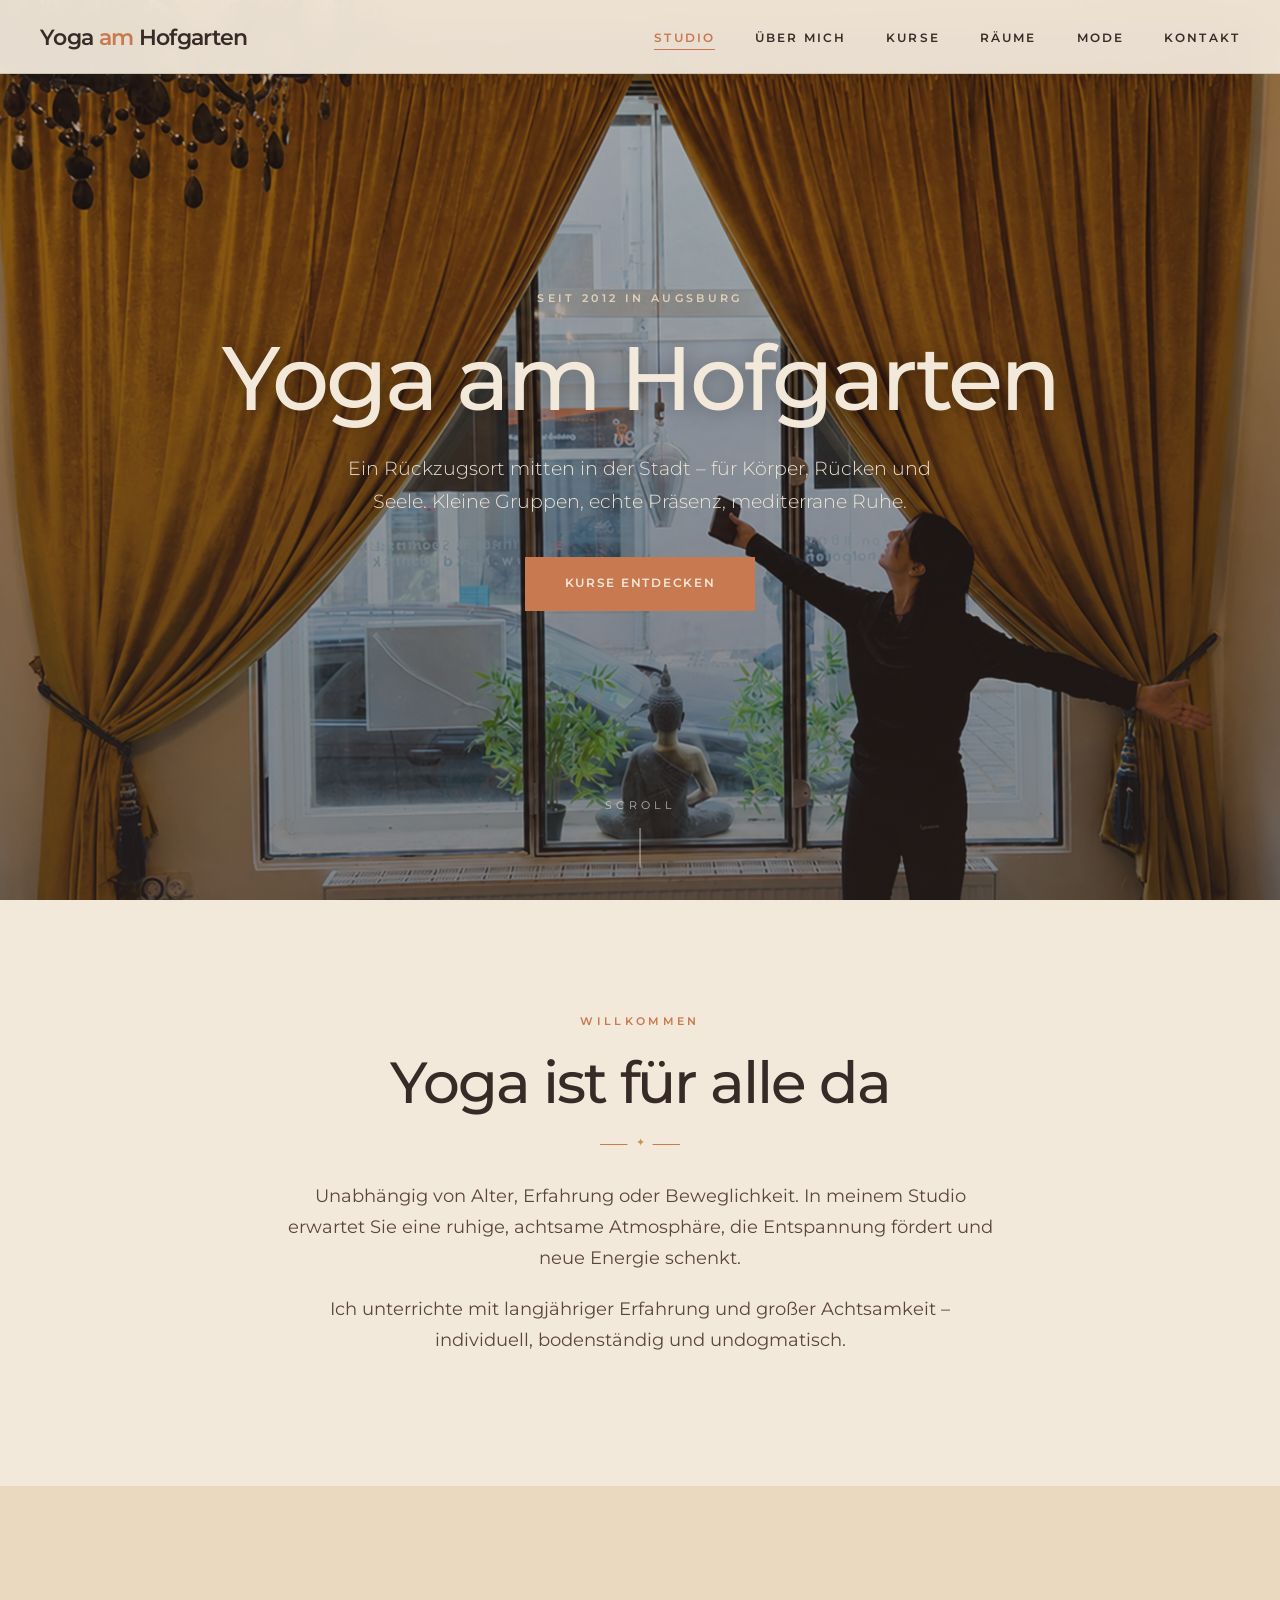
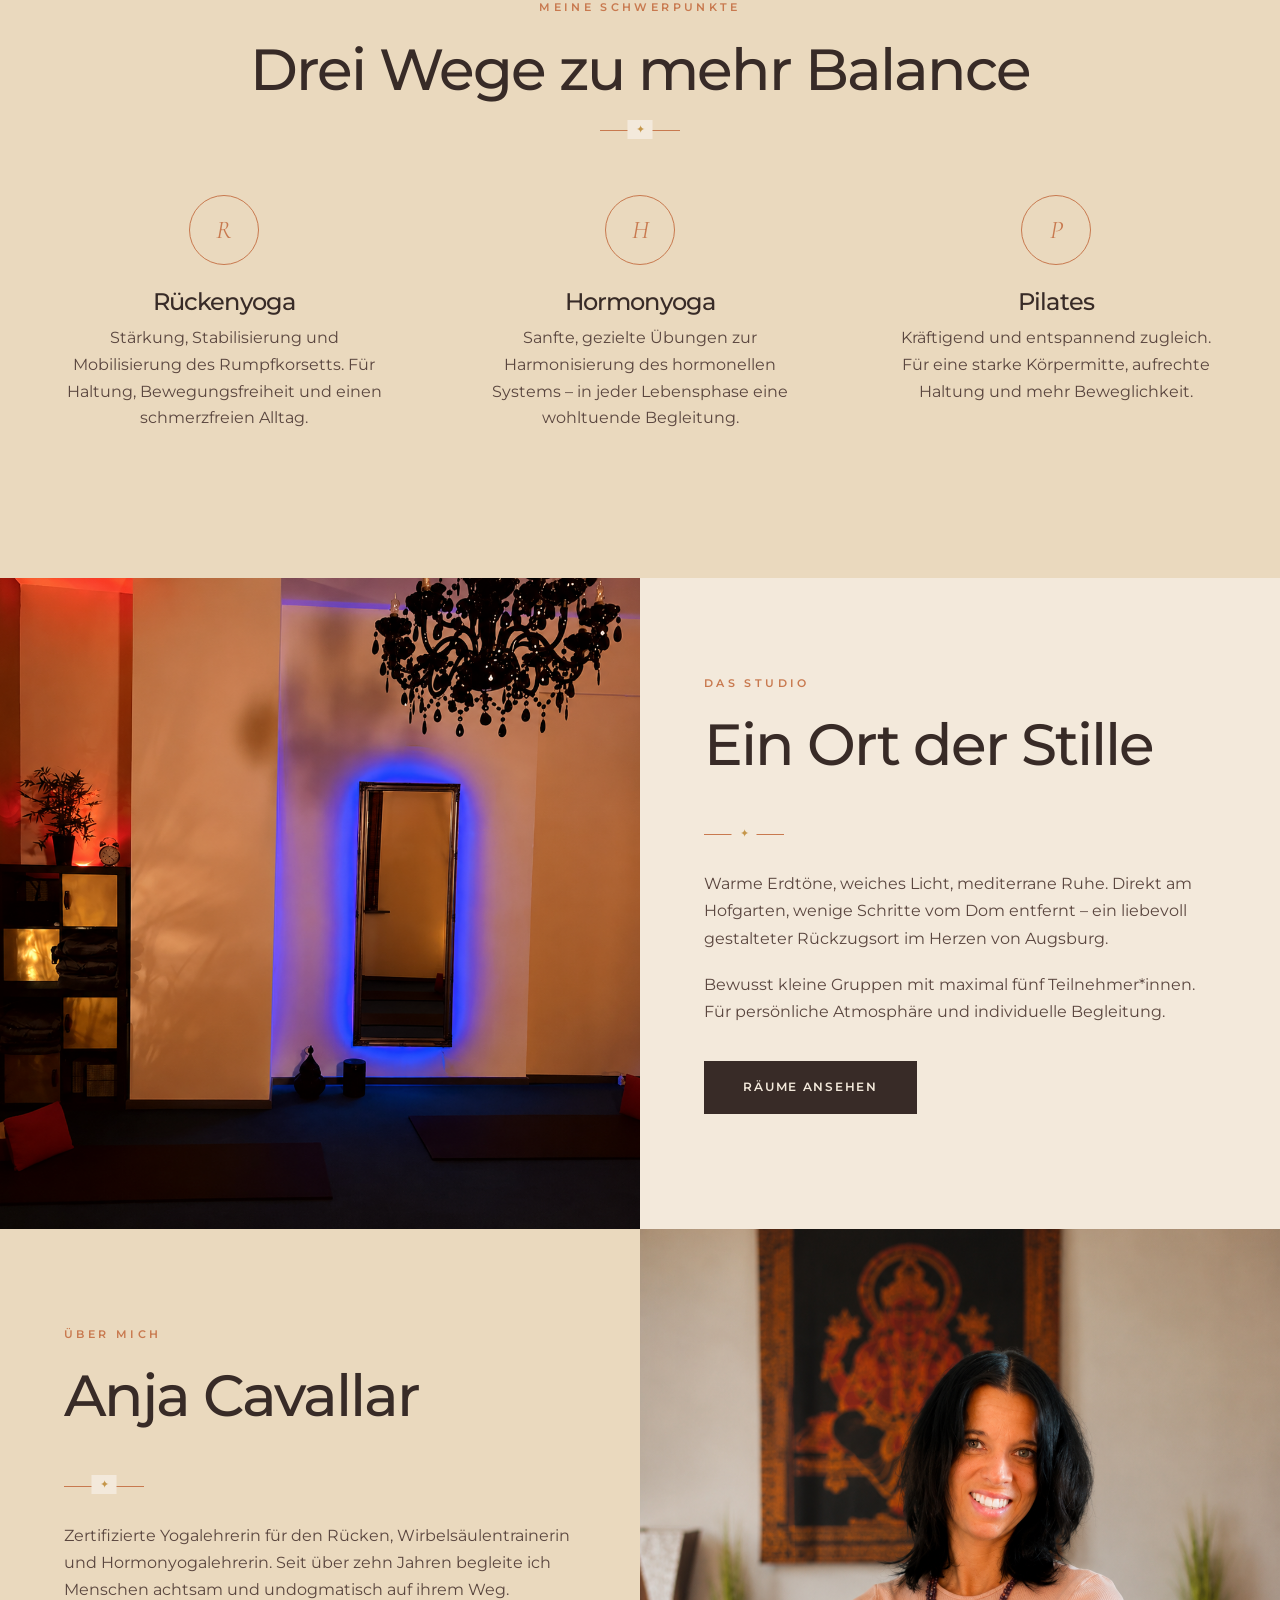
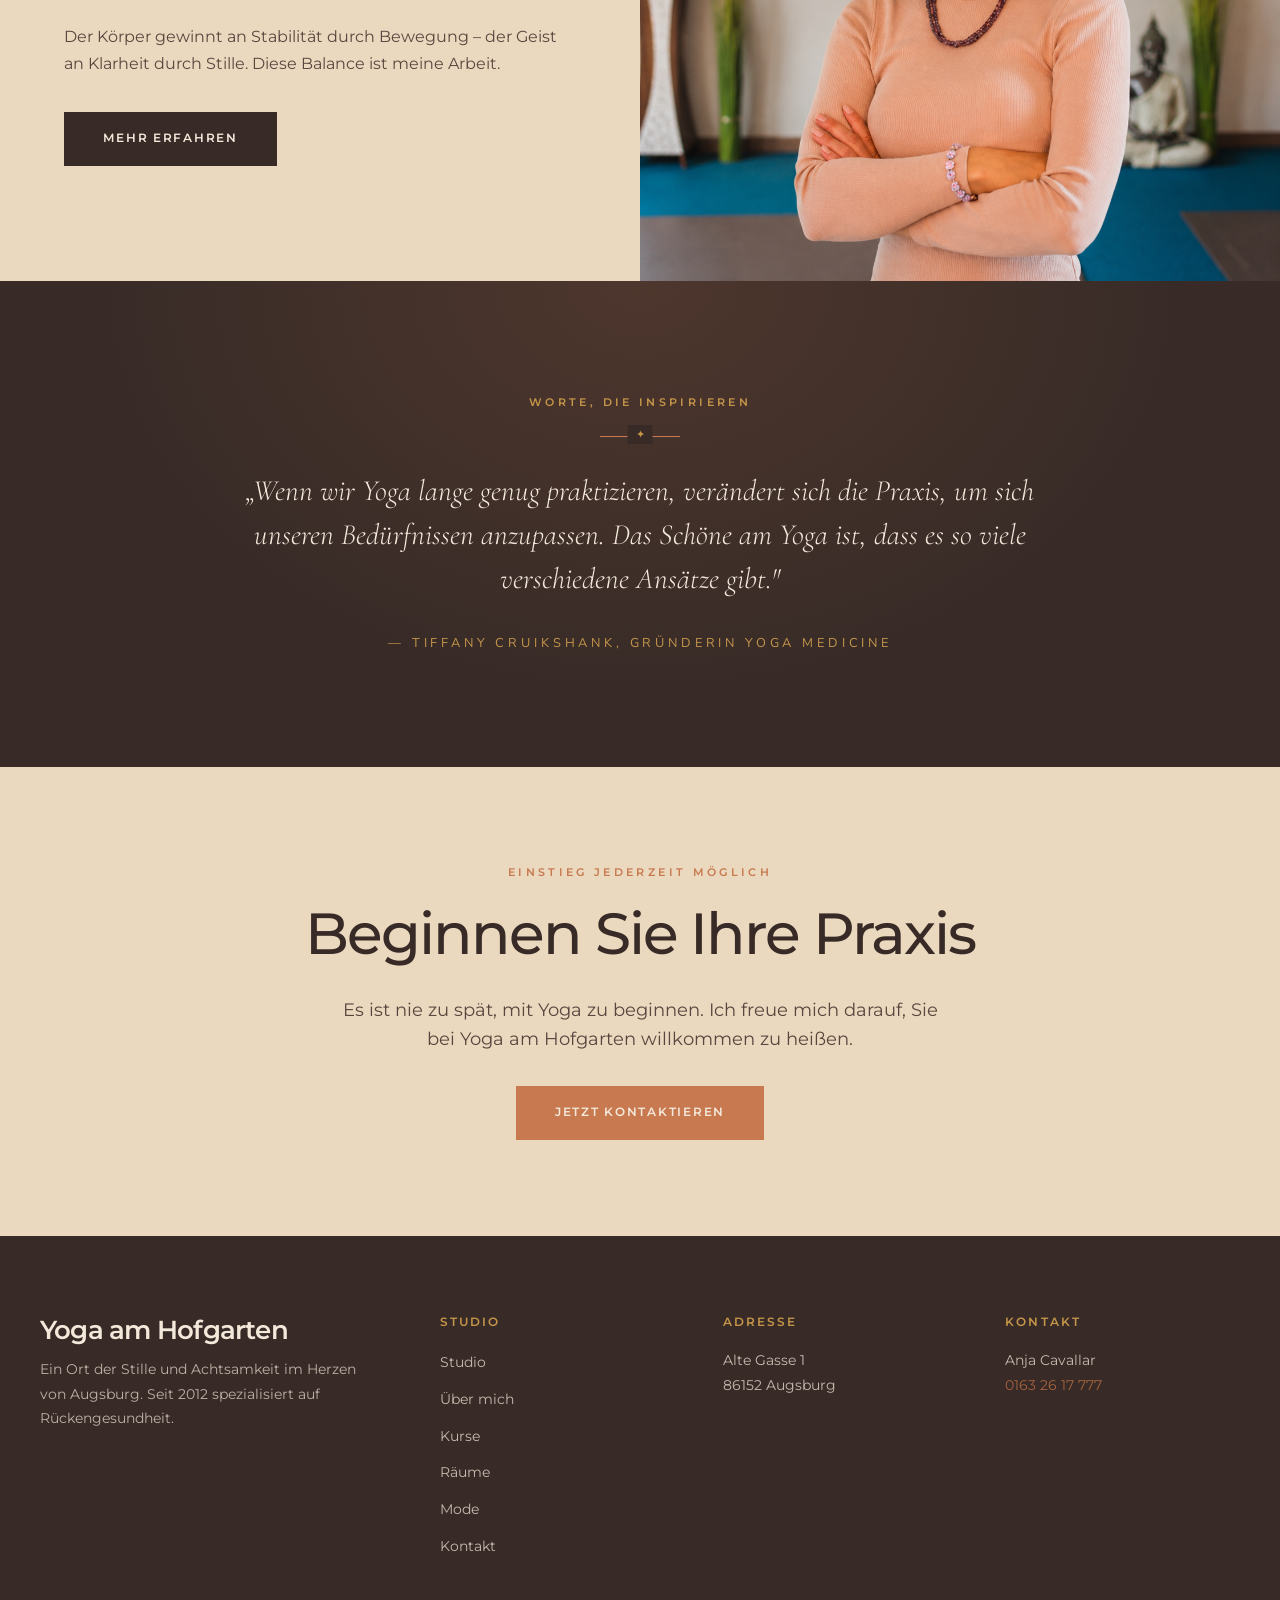
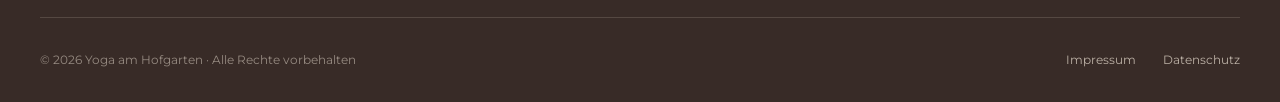
<file: index.html>
<!DOCTYPE html>
<html lang="de">
<head>
<meta charset="UTF-8" />
<meta name="viewport" content="width=device-width, initial-scale=1.0" />
<title>Yoga am Hofgarten – Rückenyoga in Augsburg | Anja Cavallar</title>
<meta name="description" content="Yoga am Hofgarten in Augsburg. Seit 2012 spezialisiert auf Rückengesundheit, Hormonyoga und Pilates. Kleine Gruppen, individuelle Betreuung." />
<link rel="stylesheet" href="assets/fonts/fonts.css">
<link rel="stylesheet" href="style.css">
<style>
  /* === HERO === */
  .hero{
    position:relative;height:100vh;min-height:680px;
    display:flex;align-items:center;justify-content:center;
    overflow:hidden;
  }
  .hero-bg{
    position:absolute;inset:0;
    background:url('image/Hero-Banner.png') center/cover no-repeat;
  }
  .hero-bg::after{
    content:'';position:absolute;inset:0;
    background:linear-gradient(180deg,rgba(56,43,39,.35) 0%,rgba(56,43,39,.55) 100%);
  }
  .hero-content{
    position:relative;z-index:2;text-align:center;color:var(--cream);
    padding:0 1.5rem;max-width:900px;
  }
  .hero-content .eyebrow{color:var(--cream-warm);opacity:.9}
  .hero-content h1{
    color:var(--cream);margin-bottom:1.5rem;
    text-shadow:0 2px 20px rgba(0,0,0,.3);
  }
  .hero-content p{
    font-size:1.2rem;font-weight:300;max-width:620px;
    margin:0 auto 2.5rem;opacity:.95;
  }
  .hero-scroll{
    position:absolute;bottom:2rem;left:50%;transform:translateX(-50%);
    color:var(--cream);font-size:.7rem;letter-spacing:.4em;text-transform:uppercase;
    opacity:.7;z-index:2;
  }
  .hero-scroll::after{
    content:'';display:block;width:1px;height:40px;background:var(--cream);
    margin:.8rem auto 0;animation:pulse 2s infinite;
  }
  @keyframes pulse{0%,100%{opacity:.3}50%{opacity:1}}

  /* === INTRO === */
  .intro{background:var(--cream);text-align:center}
  .intro p{font-size:1.15rem;color:var(--brown-soft);max-width:720px;margin:0 auto 1.2rem}

  /* === PILLARS === */
  .pillars{background:var(--cream-warm)}
  .pillars-grid{
    display:grid;grid-template-columns:repeat(3,1fr);gap:3rem;margin-top:3rem;
  }
  .pillar{text-align:center;padding:1rem}
  .pillar-icon{
    width:70px;height:70px;margin:0 auto 1.5rem;
    display:flex;align-items:center;justify-content:center;
    border:1px solid var(--terracotta);border-radius:50%;
    font-size:1.6rem;color:var(--terracotta);
    font-family:'Cormorant Garamond',serif;font-style:italic;
  }
  .pillar h3{font-size:1.5rem;color:var(--brown)}
  .pillar p{color:var(--brown-soft);font-size:.98rem}

  /* === FEATURE SPLIT === */
  .feature{background:var(--cream);padding:0}
  .feature-grid{
    display:grid;grid-template-columns:1fr 1fr;align-items:stretch;min-height:600px;
  }
  .feature-img{background:url('image/Yoga-Raum4.png') center/cover no-repeat}
  .feature-text{padding:6rem 4rem;display:flex;flex-direction:column;justify-content:center}
  .feature-text h2{color:var(--brown)}
  .feature-text p{color:var(--brown-soft);margin-bottom:1.2rem}

  .feature.reverse .feature-img{order:2;background-image:url('image/Anja-Cavallar.png')}
  .feature.reverse .feature-text{order:1;background:var(--cream-warm)}

  /* === QUOTE === */
  .quote-section{
    background:var(--brown);color:var(--cream);text-align:center;
    background-image:radial-gradient(ellipse at top,rgba(200,121,79,.15),transparent 60%);
  }
  .quote-section .eyebrow{color:var(--ocker)}
  .quote-section .divider::before{background:var(--brown);color:var(--ocker)}
  .quote-section blockquote{
    font-family:'Cormorant Garamond',serif;font-style:italic;font-weight:300;
    font-size:clamp(1.4rem,2.3vw,1.9rem);line-height:1.5;
    max-width:850px;margin:1.5rem auto;color:var(--cream);
  }
  .quote-section cite{
    display:block;margin-top:2rem;font-family:'Nunito Sans',sans-serif;font-style:normal;
    font-size:.8rem;letter-spacing:.3em;text-transform:uppercase;color:var(--ocker);
  }

  /* === CTA === */
  .cta{
    text-align:center;background:var(--cream-warm);
    padding:6rem 2.5rem;
  }
  .cta h2{color:var(--brown)}
  .cta p{max-width:600px;margin:0 auto 2rem;color:var(--brown-soft);font-size:1.1rem}

  @media(max-width:900px){
    .pillars-grid{grid-template-columns:1fr;gap:2rem}
    .feature-grid{grid-template-columns:1fr}
    .feature-img{min-height:400px}
    .feature-text{padding:3.5rem 2rem}
    .feature.reverse .feature-img{order:0}
    .feature.reverse .feature-text{order:0}
  }
</style>
</head>
<body>

<!-- NAV -->
<header class="nav">
  <div class="nav-inner">
    <a href="index.html" class="logo">Yoga <span>am</span> Hofgarten</a>
    <button class="burger" onclick="document.getElementById('menu').classList.toggle('open')">☰</button>
    <nav>
      <ul id="menu">
        <li><a href="index.html"class="active">Studio</a></li>
        <li><a href="ueber-mich.html">Über mich</a></li>
        <li><a href="kurse.html" >Kurse</a></li>
        <li><a href="raeume.html">Räume</a></li>
        <li><a href="mode.html">Mode</a></li>
        <li><a href="kontakt.html">Kontakt</a></li>
      </ul>
    </nav>
  </div>
</header>

<!-- HERO -->
<section class="hero">
  <div class="hero-bg"></div>
  <div class="hero-content">
    <div class="eyebrow">Seit 2012 in Augsburg</div>
    <h1>Yoga am Hofgarten</h1>
    <p>Ein Rückzugsort mitten in der Stadt – für Körper, Rücken und Seele. Kleine Gruppen, echte Präsenz, mediterrane Ruhe.</p>
    <a href="kurse.html" class="btn">Kurse entdecken</a>
  </div>
  <div class="hero-scroll">Scroll</div>
</section>

<!-- INTRO -->
<section class="intro">
  <div class="container">
    <div class="eyebrow">Willkommen</div>
    <h2>Yoga ist für alle da</h2>
    <div class="divider" style="margin:1.8rem auto 2.2rem"></div>
    <p>Unabhängig von Alter, Erfahrung oder Beweglichkeit. In meinem Studio erwartet Sie eine ruhige, achtsame Atmosphäre, die Entspannung fördert und neue Energie schenkt.</p>
    <p>Ich unterrichte mit langjähriger Erfahrung und großer Achtsamkeit – individuell, bodenständig und undogmatisch.</p>
  </div>
</section>

<!-- PILLARS -->
<section class="pillars center">
  <div class="container">
    <div class="eyebrow">Meine Schwerpunkte</div>
    <h2>Drei Wege zu mehr Balance</h2>
    <div class="divider"></div>

    <div class="pillars-grid">
      <div class="pillar">
        <div class="pillar-icon">R</div>
        <h3>Rückenyoga</h3>
        <p>Stärkung, Stabilisierung und Mobilisierung des Rumpfkorsetts. Für Haltung, Bewegungsfreiheit und einen schmerzfreien Alltag.</p>
      </div>
      <div class="pillar">
        <div class="pillar-icon">H</div>
        <h3>Hormonyoga</h3>
        <p>Sanfte, gezielte Übungen zur Harmonisierung des hormonellen Systems – in jeder Lebensphase eine wohltuende Begleitung.</p>
      </div>
      <div class="pillar">
        <div class="pillar-icon">P</div>
        <h3>Pilates</h3>
        <p>Kräftigend und entspannend zugleich. Für eine starke Körpermitte, aufrechte Haltung und mehr Beweglichkeit.</p>
      </div>
    </div>
  </div>
</section>

<!-- FEATURE 1 -->
<section class="feature">
  <div class="feature-grid">
    <div class="feature-img"></div>
    <div class="feature-text">
      <div class="eyebrow">Das Studio</div>
      <h2>Ein Ort der Stille</h2>
      <div class="divider"></div>
      <p>Warme Erdtöne, weiches Licht, mediterrane Ruhe. Direkt am Hofgarten, wenige Schritte vom Dom entfernt – ein liebevoll gestalteter Rückzugsort im Herzen von Augsburg.</p>
      <p>Bewusst kleine Gruppen mit maximal fünf Teilnehmer*innen. Für persönliche Atmosphäre und individuelle Begleitung.</p>
      <p style="margin-top:1rem"><a href="raeume.html" class="btn btn-dark">Räume ansehen</a></p>
    </div>
  </div>
</section>

<!-- FEATURE 2 -->
<section class="feature reverse">
  <div class="feature-grid">
    <div class="feature-img"></div>
    <div class="feature-text">
      <div class="eyebrow">Über mich</div>
      <h2>Anja Cavallar</h2>
      <div class="divider"></div>
      <p>Zertifizierte Yogalehrerin für den Rücken, Wirbelsäulentrainerin und Hormonyogalehrerin. Seit über zehn Jahren begleite ich Menschen achtsam und undogmatisch auf ihrem Weg.</p>
      <p>Der Körper gewinnt an Stabilität durch Bewegung – der Geist an Klarheit durch Stille. Diese Balance ist meine Arbeit.</p>
      <p style="margin-top:1rem"><a href="ueber-mich.html" class="btn btn-dark">Mehr erfahren</a></p>
    </div>
  </div>
</section>

<!-- QUOTE -->
<section class="quote-section">
  <div class="container">
    <div class="eyebrow">Worte, die inspirieren</div>
    <div class="divider" style="margin:1.5rem auto 2rem"></div>
    <blockquote>„Wenn wir Yoga lange genug praktizieren, verändert sich die Praxis, um sich unseren Bedürfnissen anzupassen. Das Schöne am Yoga ist, dass es so viele verschiedene Ansätze gibt."</blockquote>
    <cite>— Tiffany Cruikshank, Gründerin Yoga Medicine</cite>
  </div>
</section>

<!-- CTA -->
<section class="cta">
  <div class="container">
    <div class="eyebrow">Einstieg jederzeit möglich</div>
    <h2>Beginnen Sie Ihre Praxis</h2>
    <p>Es ist nie zu spät, mit Yoga zu beginnen. Ich freue mich darauf, Sie bei Yoga am Hofgarten willkommen zu heißen.</p>
    <a href="kontakt.html" class="btn">Jetzt kontaktieren</a>
  </div>
</section>

<!-- FOOTER -->
<footer>
  <div class="footer-grid">
    <div class="footer-brand">
      <h3>Yoga am Hofgarten</h3>
      <p>Ein Ort der Stille und Achtsamkeit im Herzen von Augsburg. Seit 2012 spezialisiert auf Rückengesundheit.</p>
    </div>
    <div>
      <h4>Studio</h4>
      <ul>
        <li><a href="index.html">Studio</a></li>
        <li><a href="ueber-mich.html">Über mich</a></li>
        <li><a href="kurse.html" class="active">Kurse</a></li>
        <li><a href="raeume.html">Räume</a></li>
        <li><a href="mode.html">Mode</a></li>
        <li><a href="kontakt.html">Kontakt</a></li>
      </ul>
    </div>
    <div>
      <h4>Adresse</h4>
      <p>Alte Gasse 1<br>86152 Augsburg</p>
    </div>
    <div>
      <h4>Kontakt</h4>
      <p>Anja Cavallar<br><a href="tel:+491632617777">0163 26 17 777</a></p>
    </div>
  </div>
  <div class="footer-bottom">
    <div>© 2026 Yoga am Hofgarten · Alle Rechte vorbehalten</div>
    <div>
      <a href="impressum.html">Impressum</a>
      <a href="datenschutz.html">Datenschutz</a>
    </div>
  </div>
</footer>

<script>
  document.querySelectorAll('nav a').forEach(a=>{
    a.addEventListener('click',()=>document.getElementById('menu').classList.remove('open'));
  });
</script>

</body>
</html>
</file>
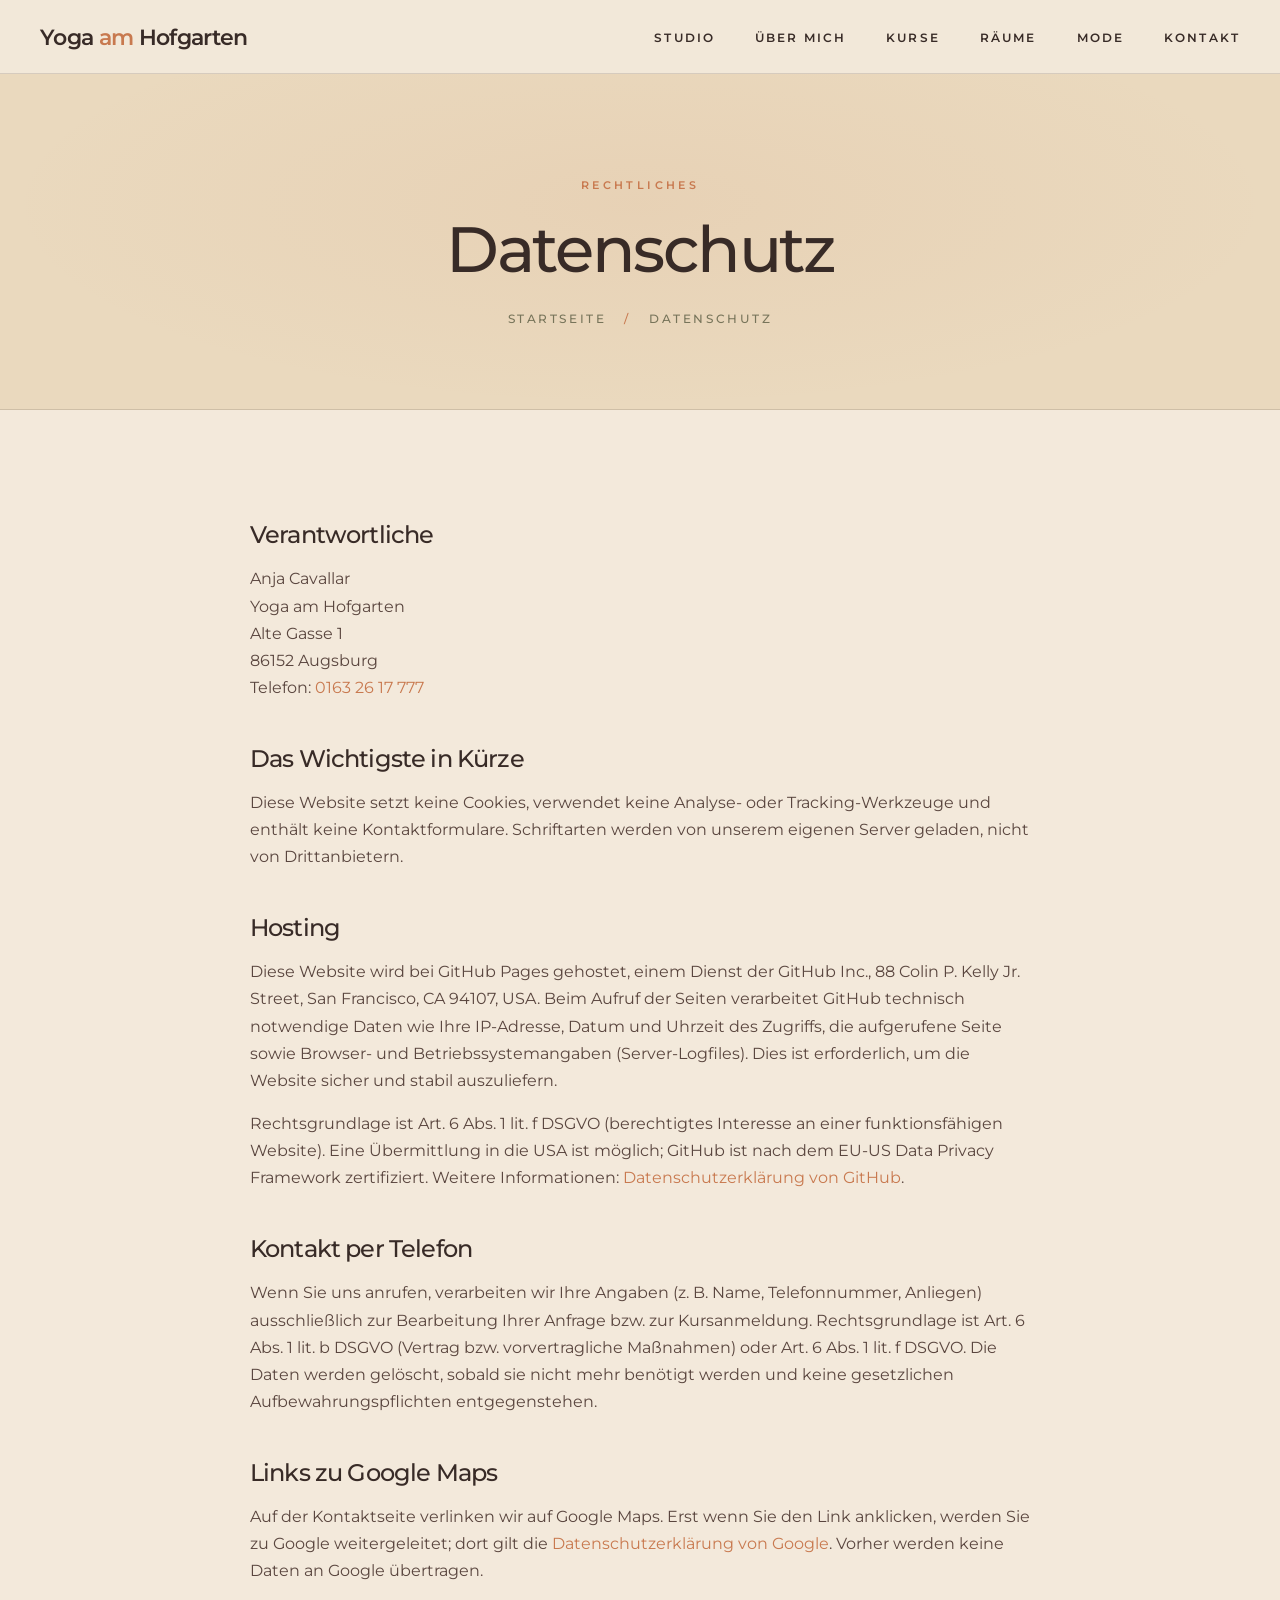
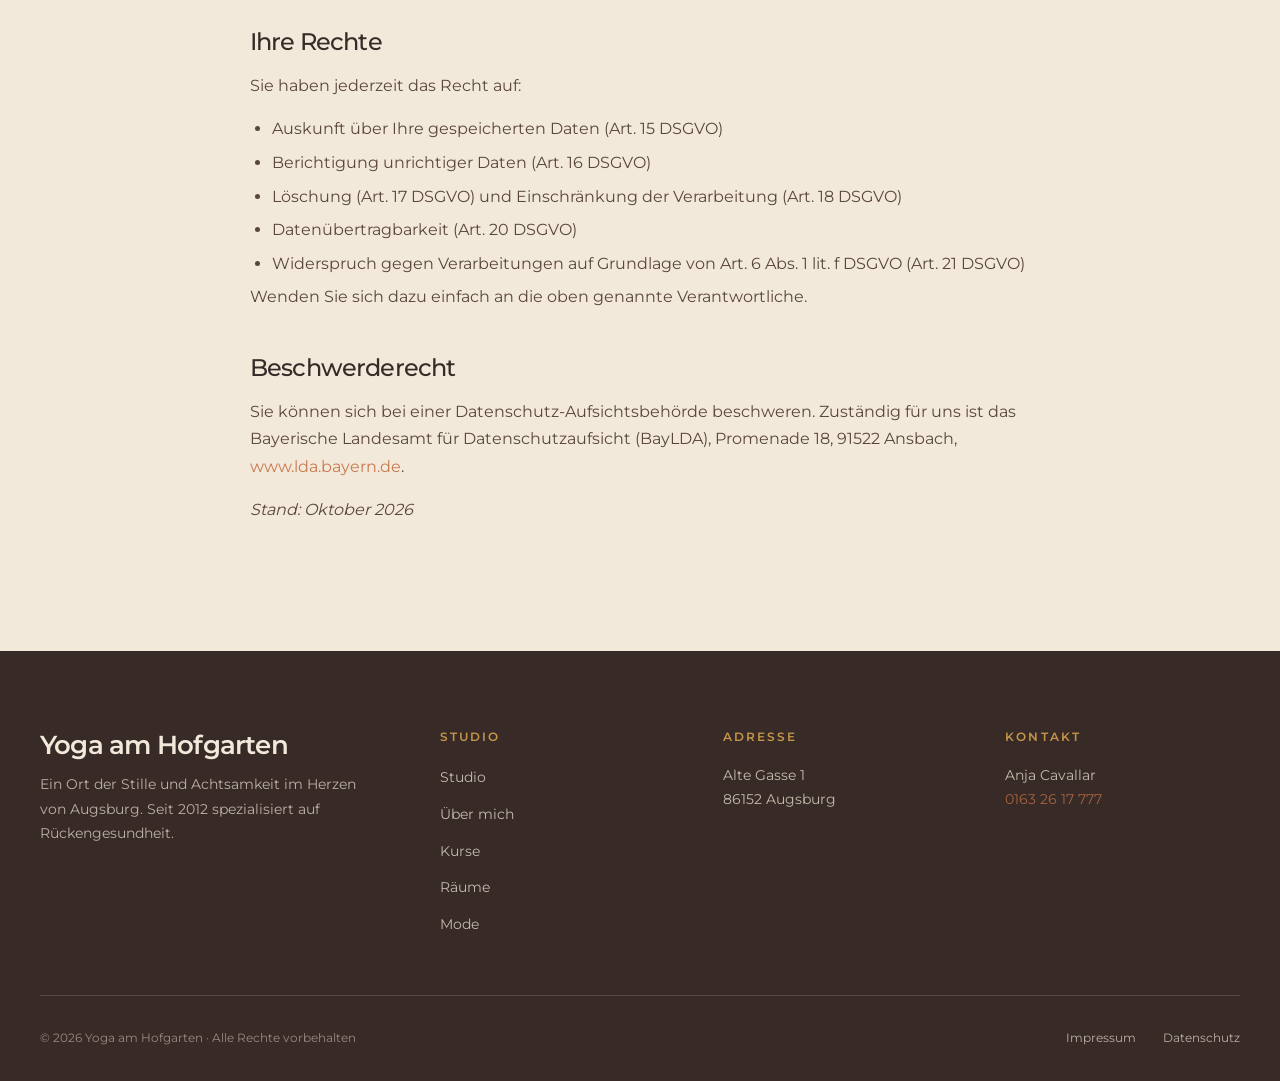
<file: datenschutz.html>
<!DOCTYPE html>
<html lang="de">
<head>
<meta charset="UTF-8" />
<meta name="viewport" content="width=device-width, initial-scale=1.0" />
<title>Datenschutz – Yoga am Hofgarten Augsburg</title>
<meta name="robots" content="noindex" />
<link rel="stylesheet" href="assets/fonts/fonts.css">
<link rel="stylesheet" href="style.css">
<style>
  .legal{background:var(--cream)}
  .legal .container{max-width:780px}
  .legal h2{color:var(--brown);font-size:1.5rem;margin:2.8rem 0 1rem}
  .legal h2:first-child{margin-top:0}
  .legal p,.legal li{color:var(--brown-soft);margin-bottom:1rem}
  .legal ul{padding-left:1.4rem}
  .legal li{margin-bottom:.4rem}
  .legal a{color:var(--terracotta)}
</style>
</head>
<body>

<header class="nav">
  <div class="nav-inner">
    <a href="index.html" class="logo">Yoga <span>am</span> Hofgarten</a>
    <button class="burger" onclick="document.getElementById('menu').classList.toggle('open')">☰</button>
    <nav>
      <ul id="menu">
        <li><a href="index.html">Studio</a></li>
        <li><a href="ueber-mich.html">Über mich</a></li>
        <li><a href="kurse.html">Kurse</a></li>
        <li><a href="raeume.html">Räume</a></li>
        <li><a href="mode.html">Mode</a></li>
        <li><a href="kontakt.html">Kontakt</a></li>
      </ul>
    </nav>
  </div>
</header>

<!-- PAGE HEADER -->
<section class="page-header">
  <div class="container">
    <div class="eyebrow">Rechtliches</div>
    <h1>Datenschutz</h1>
    <div class="breadcrumb"><a href="index.html">Startseite</a> <span>/</span> Datenschutz</div>
  </div>
</section>

<section class="legal">
  <div class="container">
    <h2>Verantwortliche</h2>
    <p>Anja Cavallar<br>Yoga am Hofgarten<br>Alte Gasse 1<br>86152 Augsburg<br>Telefon: <a href="tel:+491632617777">0163 26 17 777</a></p>

    <h2>Das Wichtigste in Kürze</h2>
    <p>Diese Website setzt keine Cookies, verwendet keine Analyse- oder Tracking-Werkzeuge und enthält keine Kontaktformulare. Schriftarten werden von unserem eigenen Server geladen, nicht von Drittanbietern.</p>

    <h2>Hosting</h2>
    <p>Diese Website wird bei GitHub Pages gehostet, einem Dienst der GitHub Inc., 88 Colin P. Kelly Jr. Street, San Francisco, CA 94107, USA. Beim Aufruf der Seiten verarbeitet GitHub technisch notwendige Daten wie Ihre IP-Adresse, Datum und Uhrzeit des Zugriffs, die aufgerufene Seite sowie Browser- und Betriebssystemangaben (Server-Logfiles). Dies ist erforderlich, um die Website sicher und stabil auszuliefern.</p>
    <p>Rechtsgrundlage ist Art. 6 Abs. 1 lit. f DSGVO (berechtigtes Interesse an einer funktionsfähigen Website). Eine Übermittlung in die USA ist möglich; GitHub ist nach dem EU-US Data Privacy Framework zertifiziert. Weitere Informationen: <a href="https://docs.github.com/de/site-policy/privacy-policies/github-general-privacy-statement" target="_blank" rel="noopener">Datenschutzerklärung von GitHub</a>.</p>

    <h2>Kontakt per Telefon</h2>
    <p>Wenn Sie uns anrufen, verarbeiten wir Ihre Angaben (z. B. Name, Telefonnummer, Anliegen) ausschließlich zur Bearbeitung Ihrer Anfrage bzw. zur Kursanmeldung. Rechtsgrundlage ist Art. 6 Abs. 1 lit. b DSGVO (Vertrag bzw. vorvertragliche Maßnahmen) oder Art. 6 Abs. 1 lit. f DSGVO. Die Daten werden gelöscht, sobald sie nicht mehr benötigt werden und keine gesetzlichen Aufbewahrungspflichten entgegenstehen.</p>

    <h2>Links zu Google Maps</h2>
    <p>Auf der Kontaktseite verlinken wir auf Google Maps. Erst wenn Sie den Link anklicken, werden Sie zu Google weitergeleitet; dort gilt die <a href="https://policies.google.com/privacy?hl=de" target="_blank" rel="noopener">Datenschutzerklärung von Google</a>. Vorher werden keine Daten an Google übertragen.</p>

    <h2>Ihre Rechte</h2>
    <p>Sie haben jederzeit das Recht auf:</p>
    <ul>
      <li>Auskunft über Ihre gespeicherten Daten (Art. 15 DSGVO)</li>
      <li>Berichtigung unrichtiger Daten (Art. 16 DSGVO)</li>
      <li>Löschung (Art. 17 DSGVO) und Einschränkung der Verarbeitung (Art. 18 DSGVO)</li>
      <li>Datenübertragbarkeit (Art. 20 DSGVO)</li>
      <li>Widerspruch gegen Verarbeitungen auf Grundlage von Art. 6 Abs. 1 lit. f DSGVO (Art. 21 DSGVO)</li>
    </ul>
    <p>Wenden Sie sich dazu einfach an die oben genannte Verantwortliche.</p>

    <h2>Beschwerderecht</h2>
    <p>Sie können sich bei einer Datenschutz-Aufsichtsbehörde beschweren. Zuständig für uns ist das Bayerische Landesamt für Datenschutzaufsicht (BayLDA), Promenade 18, 91522 Ansbach, <a href="https://www.lda.bayern.de" target="_blank" rel="noopener">www.lda.bayern.de</a>.</p>

    <p><em>Stand: Oktober 2026</em></p>
  </div>
</section>

<!-- FOOTER -->
<footer>
  <div class="footer-grid">
    <div class="footer-brand">
      <h3>Yoga am Hofgarten</h3>
      <p>Ein Ort der Stille und Achtsamkeit im Herzen von Augsburg. Seit 2012 spezialisiert auf Rückengesundheit.</p>
    </div>
    <div>
      <h4>Studio</h4>
      <ul>
        <li><a href="index.html">Studio</a></li>
        <li><a href="ueber-mich.html">Über mich</a></li>
        <li><a href="kurse.html">Kurse</a></li>
        <li><a href="raeume.html">Räume</a></li>
        <li><a href="mode.html">Mode</a></li>
      </ul>
    </div>
    <div>
      <h4>Adresse</h4>
      <p>Alte Gasse 1<br>86152 Augsburg</p>
    </div>
    <div>
      <h4>Kontakt</h4>
      <p>Anja Cavallar<br><a href="tel:+491632617777">0163 26 17 777</a></p>
    </div>
  </div>
  <div class="footer-bottom">
    <div>© 2026 Yoga am Hofgarten · Alle Rechte vorbehalten</div>
    <div>
      <a href="impressum.html">Impressum</a>
      <a href="datenschutz.html">Datenschutz</a>
    </div>
  </div>
</footer>

<script>
  document.querySelectorAll('nav a').forEach(a=>{
    a.addEventListener('click',()=>document.getElementById('menu').classList.remove('open'));
  });
</script>

</body>
</html>
</file>
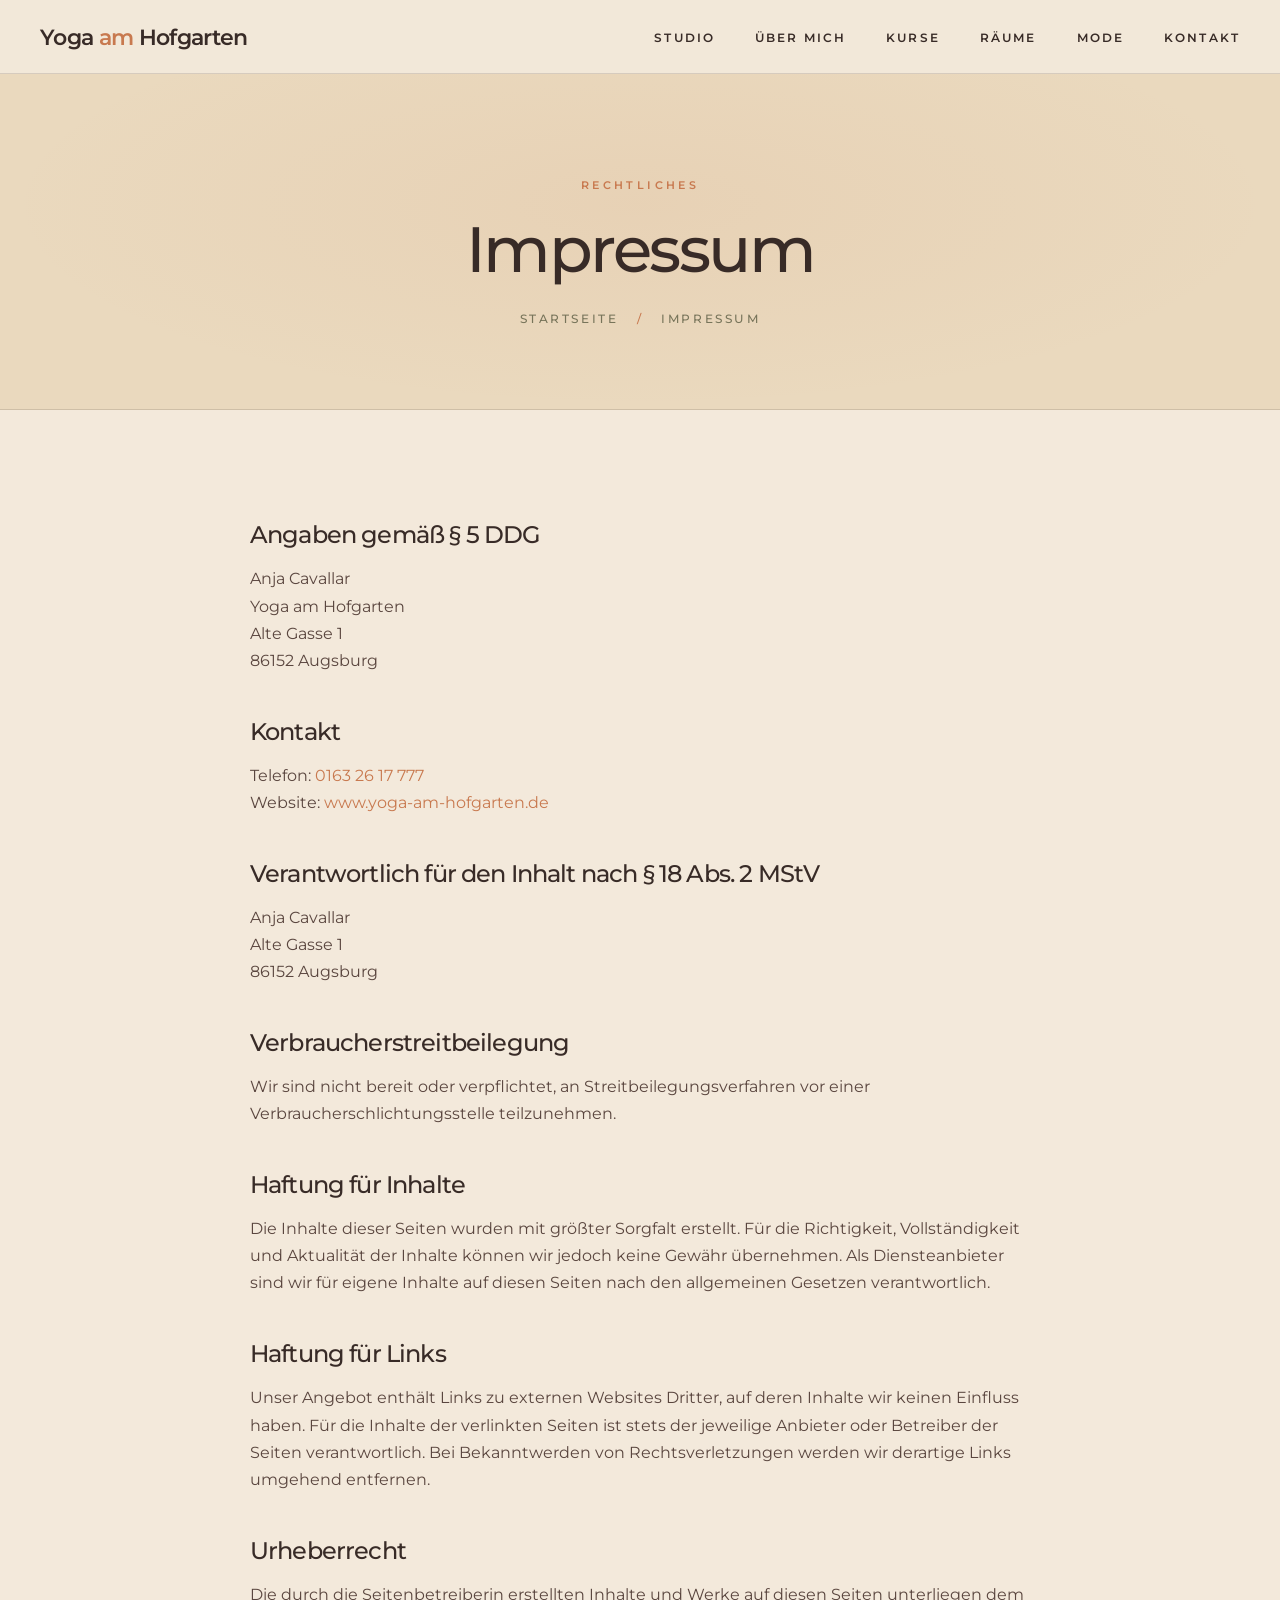
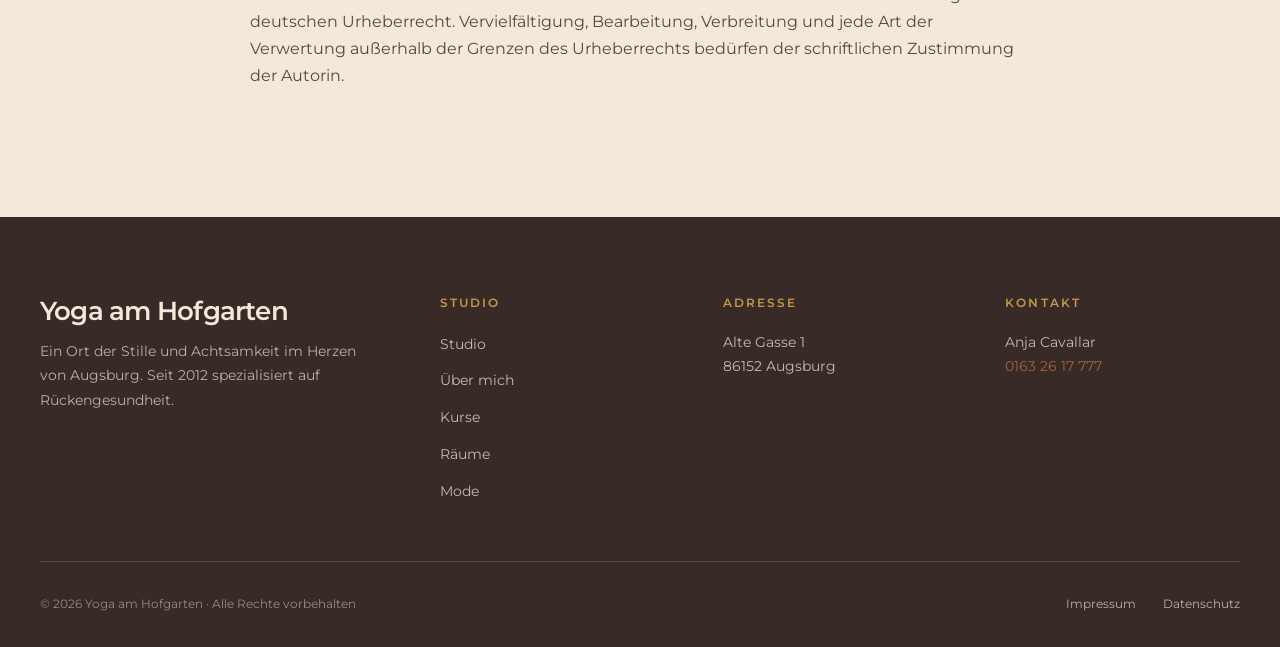
<file: impressum.html>
<!DOCTYPE html>
<html lang="de">
<head>
<meta charset="UTF-8" />
<meta name="viewport" content="width=device-width, initial-scale=1.0" />
<title>Impressum – Yoga am Hofgarten Augsburg</title>
<meta name="robots" content="noindex" />
<link rel="stylesheet" href="assets/fonts/fonts.css">
<link rel="stylesheet" href="style.css">
<style>
  .legal{background:var(--cream)}
  .legal .container{max-width:780px}
  .legal h2{color:var(--brown);font-size:1.5rem;margin:2.8rem 0 1rem}
  .legal h2:first-child{margin-top:0}
  .legal p{color:var(--brown-soft);margin-bottom:1rem}
  .legal a{color:var(--terracotta)}
</style>
</head>
<body>

<header class="nav">
  <div class="nav-inner">
    <a href="index.html" class="logo">Yoga <span>am</span> Hofgarten</a>
    <button class="burger" onclick="document.getElementById('menu').classList.toggle('open')">☰</button>
    <nav>
      <ul id="menu">
        <li><a href="index.html">Studio</a></li>
        <li><a href="ueber-mich.html">Über mich</a></li>
        <li><a href="kurse.html">Kurse</a></li>
        <li><a href="raeume.html">Räume</a></li>
        <li><a href="mode.html">Mode</a></li>
        <li><a href="kontakt.html">Kontakt</a></li>
      </ul>
    </nav>
  </div>
</header>

<!-- PAGE HEADER -->
<section class="page-header">
  <div class="container">
    <div class="eyebrow">Rechtliches</div>
    <h1>Impressum</h1>
    <div class="breadcrumb"><a href="index.html">Startseite</a> <span>/</span> Impressum</div>
  </div>
</section>

<section class="legal">
  <div class="container">
    <h2>Angaben gemäß § 5 DDG</h2>
    <p>Anja Cavallar<br>Yoga am Hofgarten<br>Alte Gasse 1<br>86152 Augsburg</p>

    <h2>Kontakt</h2>
    <p>Telefon: <a href="tel:+491632617777">0163 26 17 777</a><br>
    Website: <a href="https://www.yoga-am-hofgarten.de">www.yoga-am-hofgarten.de</a></p>

    <h2>Verantwortlich für den Inhalt nach § 18 Abs. 2 MStV</h2>
    <p>Anja Cavallar<br>Alte Gasse 1<br>86152 Augsburg</p>

    <h2>Verbraucherstreitbeilegung</h2>
    <p>Wir sind nicht bereit oder verpflichtet, an Streitbeilegungsverfahren vor einer Verbraucherschlichtungsstelle teilzunehmen.</p>

    <h2>Haftung für Inhalte</h2>
    <p>Die Inhalte dieser Seiten wurden mit größter Sorgfalt erstellt. Für die Richtigkeit, Vollständigkeit und Aktualität der Inhalte können wir jedoch keine Gewähr übernehmen. Als Diensteanbieter sind wir für eigene Inhalte auf diesen Seiten nach den allgemeinen Gesetzen verantwortlich.</p>

    <h2>Haftung für Links</h2>
    <p>Unser Angebot enthält Links zu externen Websites Dritter, auf deren Inhalte wir keinen Einfluss haben. Für die Inhalte der verlinkten Seiten ist stets der jeweilige Anbieter oder Betreiber der Seiten verantwortlich. Bei Bekanntwerden von Rechtsverletzungen werden wir derartige Links umgehend entfernen.</p>

    <h2>Urheberrecht</h2>
    <p>Die durch die Seitenbetreiberin erstellten Inhalte und Werke auf diesen Seiten unterliegen dem deutschen Urheberrecht. Vervielfältigung, Bearbeitung, Verbreitung und jede Art der Verwertung außerhalb der Grenzen des Urheberrechts bedürfen der schriftlichen Zustimmung der Autorin.</p>
  </div>
</section>

<!-- FOOTER -->
<footer>
  <div class="footer-grid">
    <div class="footer-brand">
      <h3>Yoga am Hofgarten</h3>
      <p>Ein Ort der Stille und Achtsamkeit im Herzen von Augsburg. Seit 2012 spezialisiert auf Rückengesundheit.</p>
    </div>
    <div>
      <h4>Studio</h4>
      <ul>
        <li><a href="index.html">Studio</a></li>
        <li><a href="ueber-mich.html">Über mich</a></li>
        <li><a href="kurse.html">Kurse</a></li>
        <li><a href="raeume.html">Räume</a></li>
        <li><a href="mode.html">Mode</a></li>
      </ul>
    </div>
    <div>
      <h4>Adresse</h4>
      <p>Alte Gasse 1<br>86152 Augsburg</p>
    </div>
    <div>
      <h4>Kontakt</h4>
      <p>Anja Cavallar<br><a href="tel:+491632617777">0163 26 17 777</a></p>
    </div>
  </div>
  <div class="footer-bottom">
    <div>© 2026 Yoga am Hofgarten · Alle Rechte vorbehalten</div>
    <div>
      <a href="impressum.html">Impressum</a>
      <a href="datenschutz.html">Datenschutz</a>
    </div>
  </div>
</footer>

<script>
  document.querySelectorAll('nav a').forEach(a=>{
    a.addEventListener('click',()=>document.getElementById('menu').classList.remove('open'));
  });
</script>

</body>
</html>
</file>
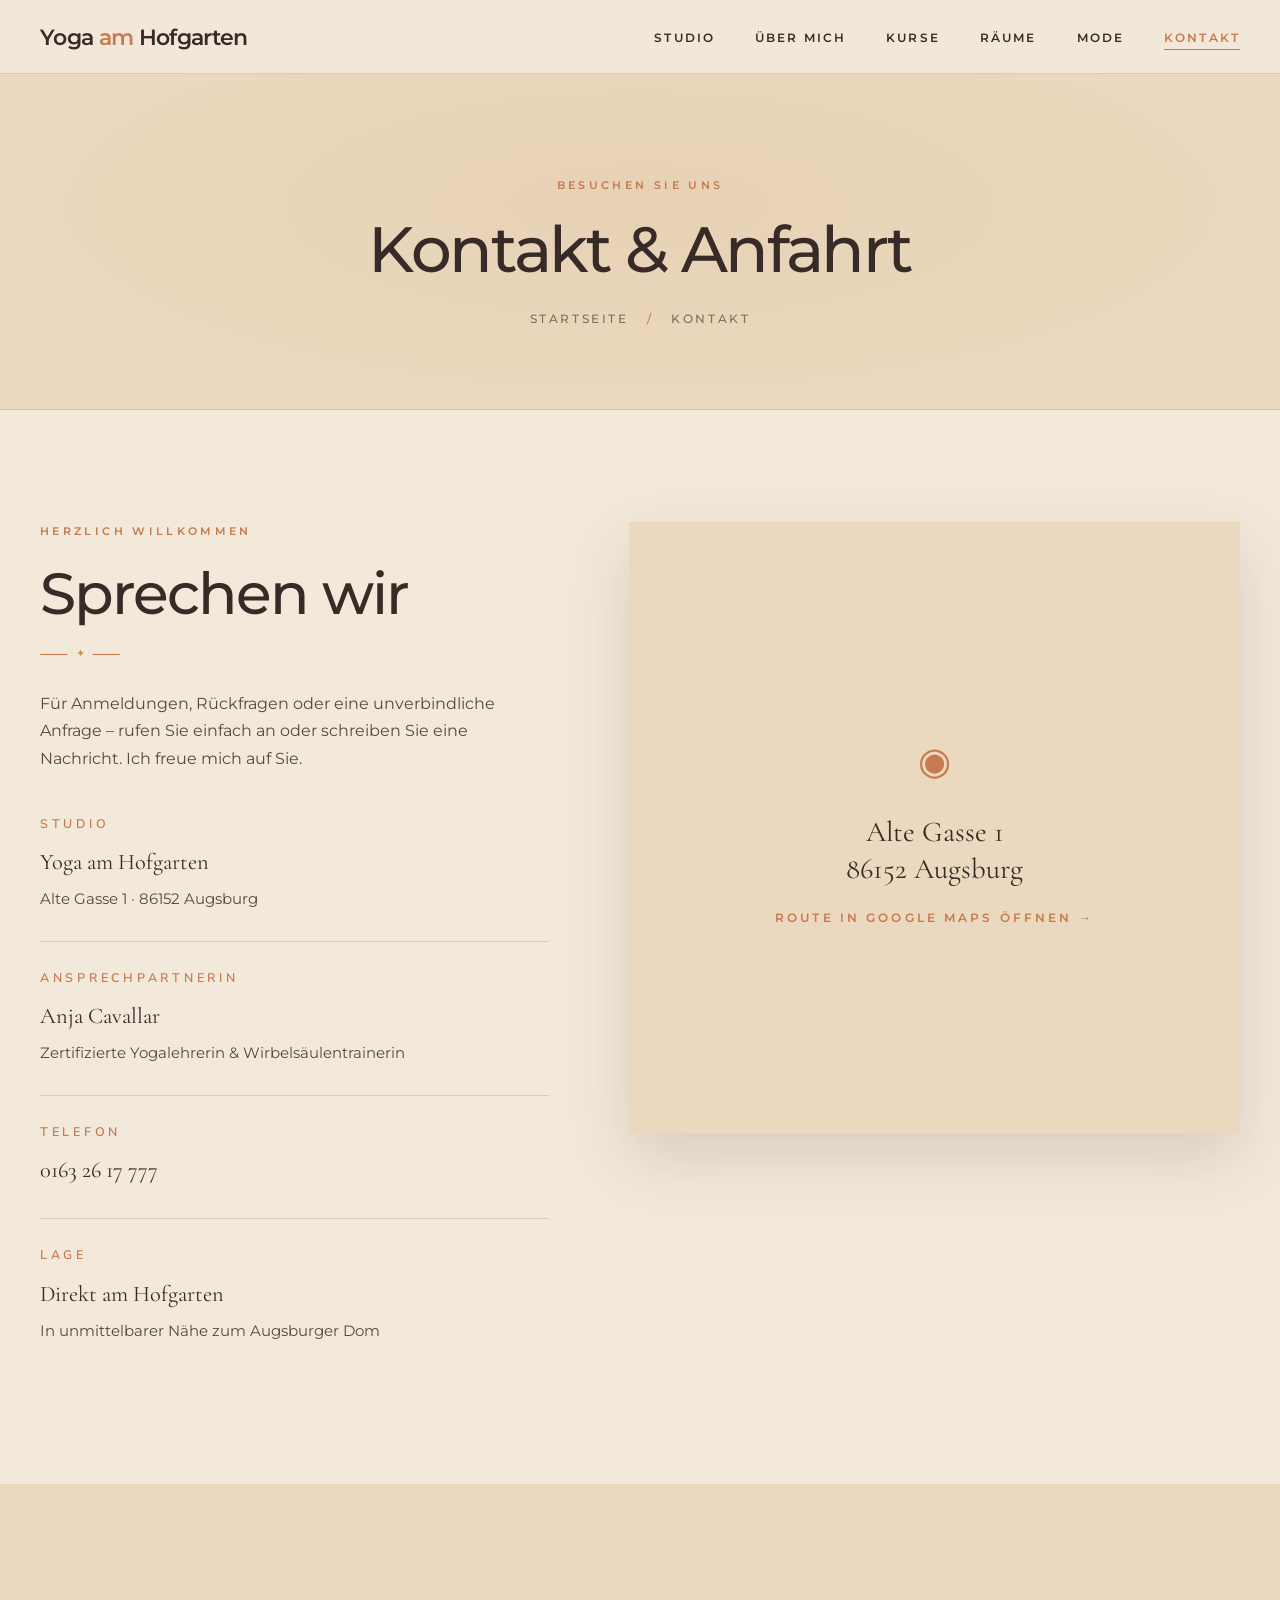
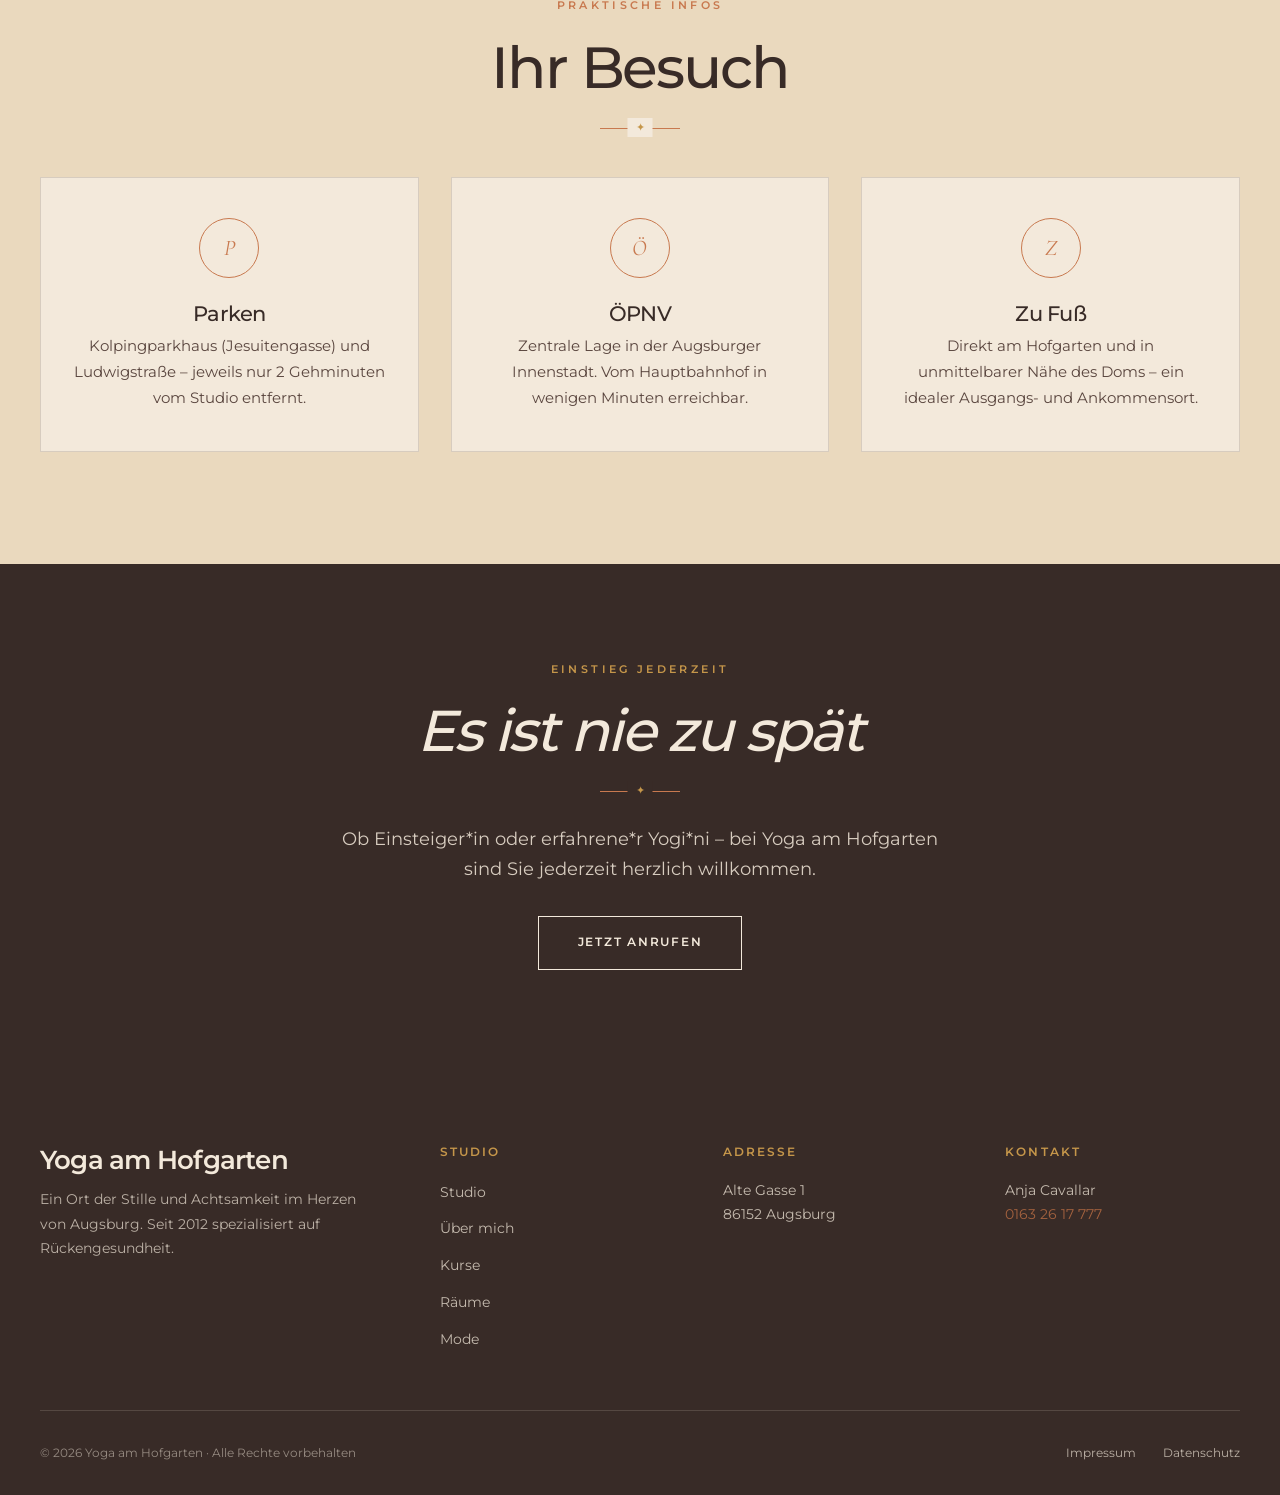
<file: kontakt.html>
<!DOCTYPE html>
<html lang="de">
<head>
<meta charset="UTF-8" />
<meta name="viewport" content="width=device-width, initial-scale=1.0" />
<title>Kontakt & Anfahrt – Yoga am Hofgarten Augsburg</title>
<meta name="description" content="Yoga am Hofgarten, Alte Gasse 1, 86152 Augsburg. Anja Cavallar – 0163 26 17 777. Anfahrt und Parkmöglichkeiten." />
<link rel="stylesheet" href="assets/fonts/fonts.css">
<link rel="stylesheet" href="style.css">
<style>
  .contact-main{background:var(--cream)}
  .contact-grid{
    display:grid;grid-template-columns:1fr 1.2fr;gap:5rem;align-items:start;
  }
  .contact-info h2{color:var(--brown)}
  .contact-info p{color:var(--brown-soft);margin-bottom:1rem}

  .contact-block{
    padding:1.8rem 0;border-bottom:1px solid var(--line);
  }
  .contact-block:last-child{border-bottom:none}
  .contact-block h3{
    font-size:.78rem;letter-spacing:.3em;text-transform:uppercase;
    color:var(--terracotta);margin-bottom:.8rem;
    font-family:'Nunito Sans',sans-serif;font-weight:600;
  }
  .contact-block .value{
    font-family:'Cormorant Garamond',serif;font-size:1.4rem;
    color:var(--brown);font-weight:400;
  }
  .contact-block .value a{color:var(--brown)}
  .contact-block .value a:hover{color:var(--terracotta)}
  .contact-block .sub{color:var(--brown-soft);font-size:.95rem;margin-top:.3rem}

  .map-wrapper{
    aspect-ratio:1/1;
    box-shadow:0 25px 60px rgba(56,43,39,.15);
    overflow:hidden;position:relative;
  }
  .map-wrapper::before{
    content:'';position:absolute;top:15px;left:15px;right:-15px;bottom:-15px;
    border:1px solid var(--terracotta);z-index:-1;
  }
  .map-link{
    width:100%;height:100%;display:flex;flex-direction:column;
    align-items:center;justify-content:center;gap:1.2rem;text-align:center;
    background:var(--cream-warm);color:var(--brown);text-decoration:none;
    transition:background .3s;
  }
  .map-link:hover{background:var(--cream)}
  .map-pin{font-size:2.4rem;color:var(--terracotta)}
  .map-title{font-family:'Cormorant Garamond',serif;font-size:1.8rem;line-height:1.3}
  .map-cta{
    font-size:.78rem;letter-spacing:.25em;text-transform:uppercase;
    color:var(--terracotta);font-weight:600;
  }

  .info-blocks{background:var(--cream-warm)}
  .info-blocks-grid{
    display:grid;grid-template-columns:repeat(3,1fr);gap:2rem;margin-top:3rem;
  }
  .info-block{
    background:var(--cream);padding:2.5rem 2rem;text-align:center;
    border:1px solid var(--line);
  }
  .info-block-icon{
    width:60px;height:60px;margin:0 auto 1.5rem;
    display:flex;align-items:center;justify-content:center;
    border:1px solid var(--terracotta);border-radius:50%;
    color:var(--terracotta);font-family:'Cormorant Garamond',serif;
    font-style:italic;font-size:1.4rem;
  }
  .info-block h3{color:var(--brown);font-size:1.3rem;margin-bottom:.5rem}
  .info-block p{color:var(--brown-soft);font-size:.95rem;margin:0}

  .final-cta{
    background:var(--brown);color:var(--cream);text-align:center;padding:6rem 2rem;
  }
  .final-cta .eyebrow{color:var(--ocker)}
  .final-cta h2{color:var(--cream);font-style:italic}
  .final-cta .divider::before{background:var(--brown);color:var(--ocker)}
  .final-cta p{color:rgba(243,233,219,.85);max-width:600px;margin:0 auto 2rem;font-size:1.1rem}

  @media(max-width:900px){
    .contact-grid{grid-template-columns:1fr;gap:3rem}
    .map-wrapper::before{display:none}
    .info-blocks-grid{grid-template-columns:1fr}
  }
</style>
</head>
<body>

<header class="nav">
  <div class="nav-inner">
    <a href="index.html" class="logo">Yoga <span>am</span> Hofgarten</a>
    <button class="burger" onclick="document.getElementById('menu').classList.toggle('open')">☰</button>
    <nav>
      <ul id="menu">
        <li><a href="index.html">Studio</a></li>
        <li><a href="ueber-mich.html">Über mich</a></li>
        <li><a href="kurse.html">Kurse</a></li>
        <li><a href="raeume.html">Räume</a></li>
        <li><a href="mode.html">Mode</a></li>
        <li><a href="kontakt.html"class="active">Kontakt</a></li>
      </ul>
    </nav>
  </div>
</header>

<!-- PAGE HEADER -->
<section class="page-header">
  <div class="container">
    <div class="eyebrow">Besuchen Sie uns</div>
    <h1>Kontakt & Anfahrt</h1>
    <div class="breadcrumb"><a href="index.html">Startseite</a> <span>/</span> Kontakt</div>
  </div>
</section>

<!-- CONTACT MAIN -->
<section class="contact-main">
  <div class="container">
    <div class="contact-grid">
      <div class="contact-info">
        <div class="eyebrow">Herzlich willkommen</div>
        <h2>Sprechen wir</h2>
        <div class="divider"></div>
        <p>Für Anmeldungen, Rückfragen oder eine unverbindliche Anfrage – rufen Sie einfach an oder schreiben Sie eine Nachricht. Ich freue mich auf Sie.</p>

        <div class="contact-block">
          <h3>Studio</h3>
          <div class="value">Yoga am Hofgarten</div>
          <div class="sub">Alte Gasse 1 · 86152 Augsburg</div>
        </div>

        <div class="contact-block">
          <h3>Ansprechpartnerin</h3>
          <div class="value">Anja Cavallar</div>
          <div class="sub">Zertifizierte Yogalehrerin & Wirbelsäulentrainerin</div>
        </div>

        <div class="contact-block">
          <h3>Telefon</h3>
          <div class="value"><a href="tel:+491632617777">0163 26 17 777</a></div>
        </div>

        <div class="contact-block">
          <h3>Lage</h3>
          <div class="value">Direkt am Hofgarten</div>
          <div class="sub">In unmittelbarer Nähe zum Augsburger Dom</div>
        </div>
      </div>

      <div class="map-wrapper">
        <a class="map-link" href="https://www.google.com/maps/search/?api=1&query=Alte+Gasse+1,+86152+Augsburg" target="_blank" rel="noopener">
          <span class="map-pin">◉</span>
          <span class="map-title">Alte Gasse 1<br>86152 Augsburg</span>
          <span class="map-cta">Route in Google Maps öffnen →</span>
        </a>
      </div>
    </div>
  </div>
</section>

<!-- INFO BLOCKS -->
<section class="info-blocks">
  <div class="container">
    <div class="eyebrow center">Praktische Infos</div>
    <h2 class="center">Ihr Besuch</h2>
    <div class="divider" style="margin:1.8rem auto 2.2rem"></div>

    <div class="info-blocks-grid">
      <div class="info-block">
        <div class="info-block-icon">P</div>
        <h3>Parken</h3>
        <p>Kolpingparkhaus (Jesuitengasse) und Ludwigstraße – jeweils nur 2 Gehminuten vom Studio entfernt.</p>
      </div>
      <div class="info-block">
        <div class="info-block-icon">Ö</div>
        <h3>ÖPNV</h3>
        <p>Zentrale Lage in der Augsburger Innenstadt. Vom Hauptbahnhof in wenigen Minuten erreichbar.</p>
      </div>
      <div class="info-block">
        <div class="info-block-icon">Z</div>
        <h3>Zu Fuß</h3>
        <p>Direkt am Hofgarten und in unmittelbarer Nähe des Doms – ein idealer Ausgangs- und Ankommensort.</p>
      </div>
    </div>
  </div>
</section>

<!-- FINAL CTA -->
<section class="final-cta">
  <div class="container">
    <div class="eyebrow">Einstieg jederzeit</div>
    <h2>Es ist nie zu spät</h2>
    <div class="divider" style="margin:1.5rem auto 2rem"></div>
    <p>Ob Einsteiger*in oder erfahrene*r Yogi*ni – bei Yoga am Hofgarten sind Sie jederzeit herzlich willkommen.</p>
    <a href="tel:+491632617777" class="btn btn-light">Jetzt anrufen</a>
  </div>
</section>

<!-- FOOTER -->
<footer>
  <div class="footer-grid">
    <div class="footer-brand">
      <h3>Yoga am Hofgarten</h3>
      <p>Ein Ort der Stille und Achtsamkeit im Herzen von Augsburg. Seit 2012 spezialisiert auf Rückengesundheit.</p>
    </div>
    <div>
      <h4>Studio</h4>
      <ul>
        <li><a href="index.html">Studio</a></li>
        <li><a href="ueber-mich.html">Über mich</a></li>
        <li><a href="kurse.html" class="active">Kurse</a></li>
        <li><a href="raeume.html">Räume</a></li>
        <li><a href="mode.html">Mode</a></li>
      </ul>
    </div>
    <div>
      <h4>Adresse</h4>
      <p>Alte Gasse 1<br>86152 Augsburg</p>
    </div>
    <div>
      <h4>Kontakt</h4>
      <p>Anja Cavallar<br><a href="tel:+491632617777">0163 26 17 777</a></p>
    </div>
  </div>
  <div class="footer-bottom">
    <div>© 2026 Yoga am Hofgarten · Alle Rechte vorbehalten</div>
    <div>
      <a href="impressum.html">Impressum</a>
      <a href="datenschutz.html">Datenschutz</a>
    </div>
  </div>
</footer>

<script>
  document.querySelectorAll('nav a').forEach(a=>{
    a.addEventListener('click',()=>document.getElementById('menu').classList.remove('open'));
  });
</script>

</body>
</html>
</file>
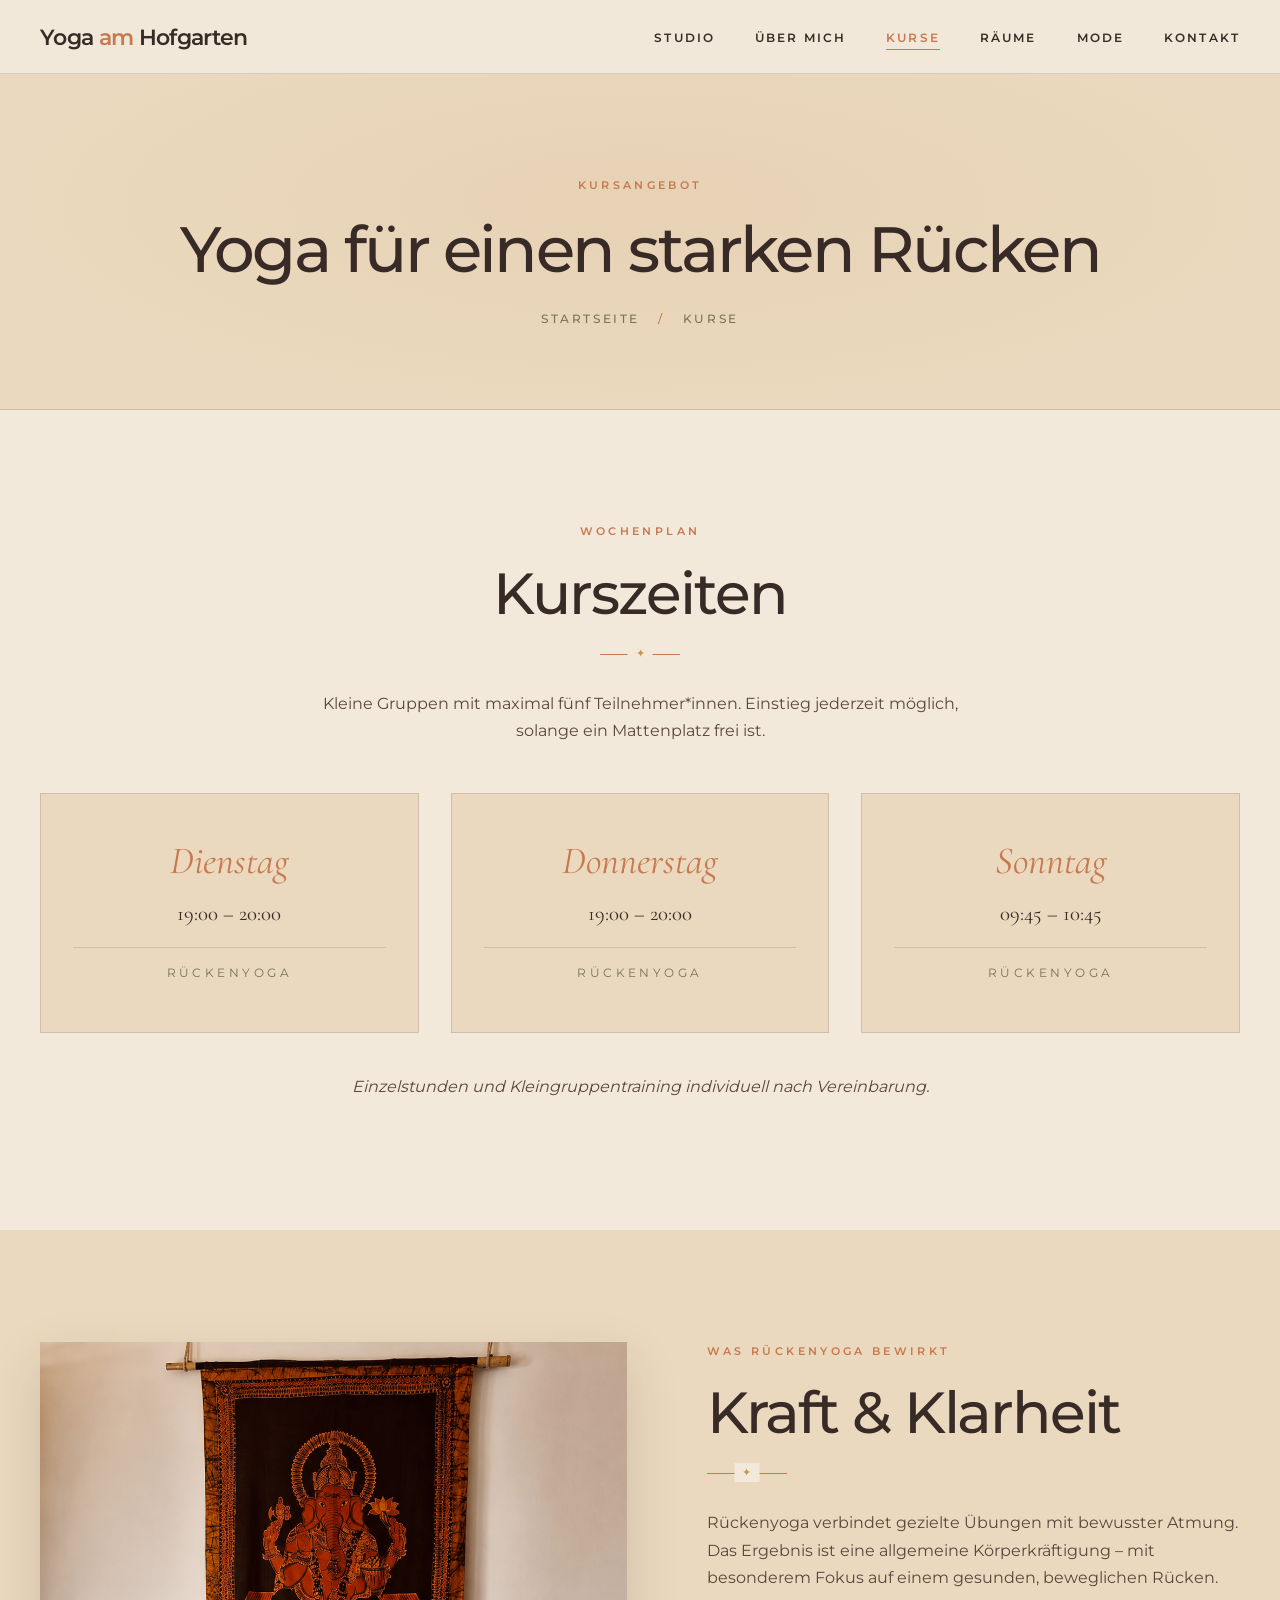
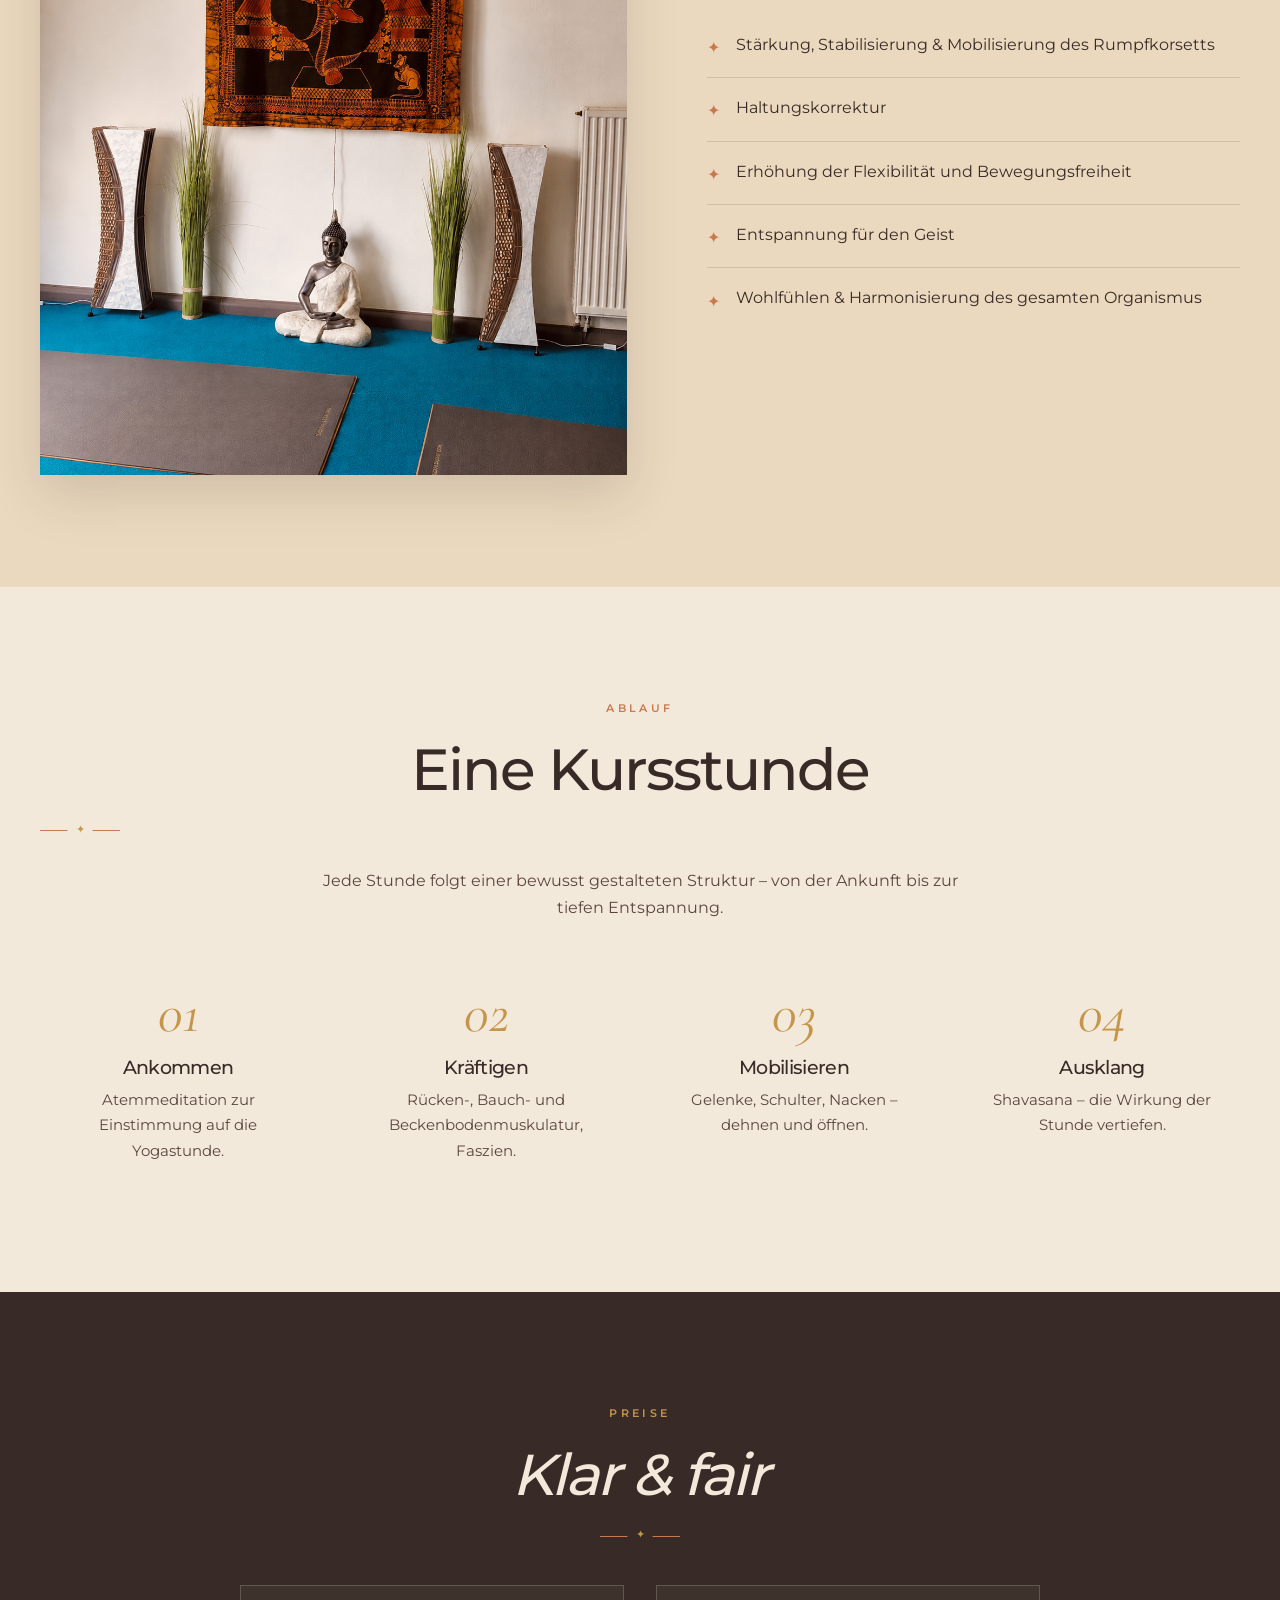
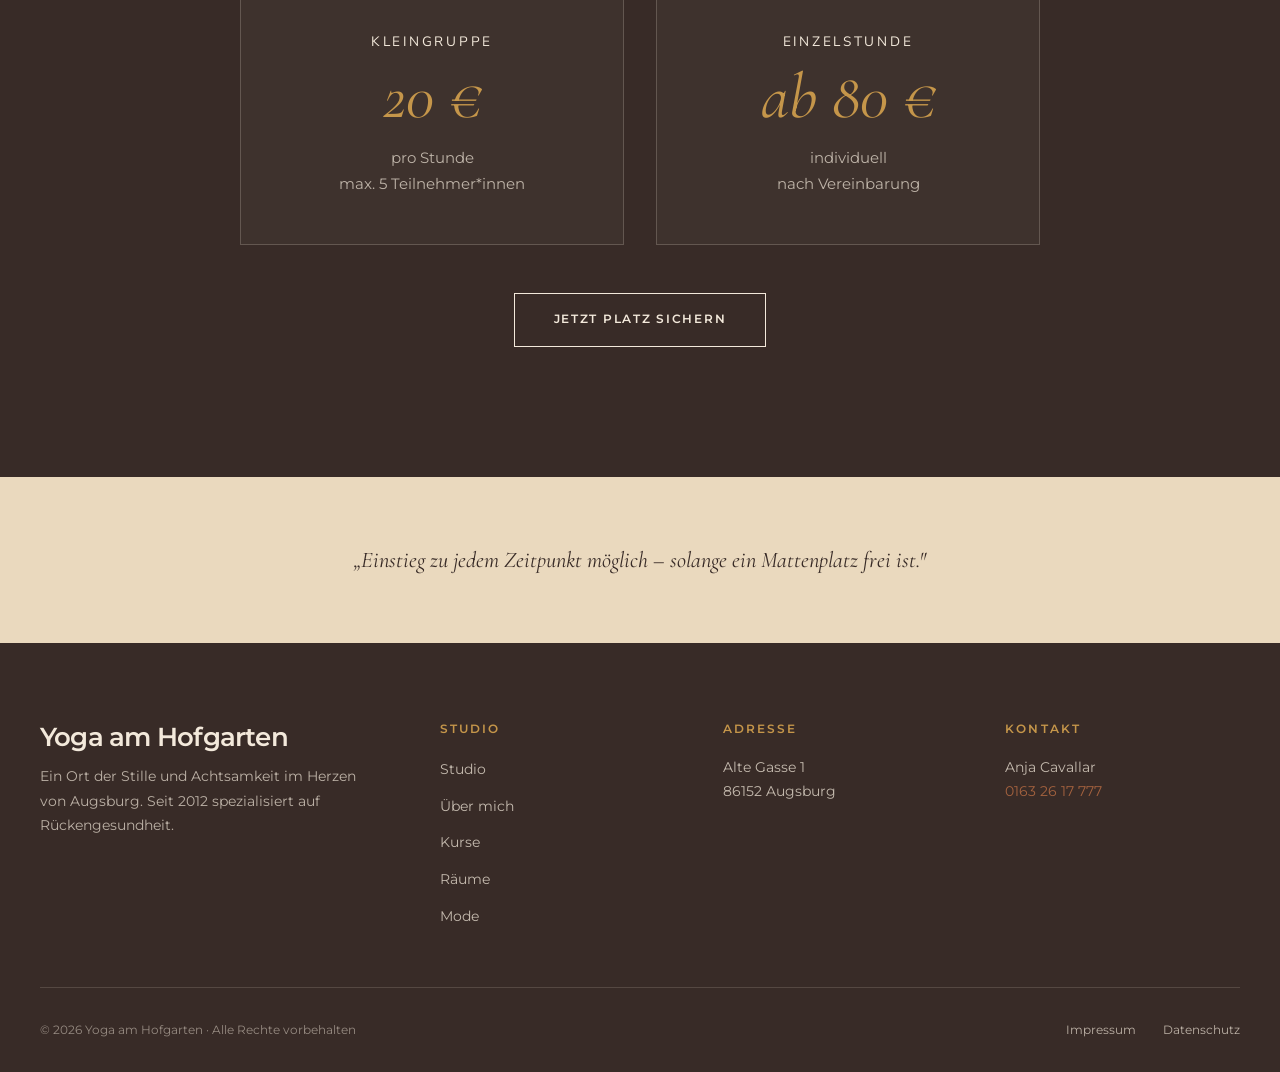
<file: kurse.html>
<!DOCTYPE html>
<html lang="de">
<head>
<meta charset="UTF-8" />
<meta name="viewport" content="width=device-width, initial-scale=1.0" />
<title>Kurse – Rückenyoga in Augsburg | Yoga am Hofgarten</title>
<meta name="description" content="Yoga für einen starken, gesunden Rücken. Kurszeiten, Preise und Wirkung – kleine Gruppen im Studio am Hofgarten." />
<link rel="stylesheet" href="assets/fonts/fonts.css">
<link rel="stylesheet" href="style.css">
<style>
  .schedule{background:var(--cream)}
  .schedule-grid{
    display:grid;grid-template-columns:repeat(3,1fr);gap:2rem;margin-top:3rem;
  }
  .schedule-card{
    background:var(--cream-warm);padding:3rem 2rem;text-align:center;
    border:1px solid var(--line);position:relative;
    transition:all .35s;
  }
  .schedule-card:hover{
    transform:translateY(-6px);
    box-shadow:0 25px 50px rgba(56,43,39,.12);
    background:var(--cream);
  }
  .schedule-card .day{
    font-family:'Cormorant Garamond',serif;font-style:italic;font-weight:400;
    font-size:2.4rem;color:var(--terracotta);margin-bottom:.3rem;line-height:1;
  }
  .schedule-card .time{
    font-size:1.3rem;color:var(--brown);margin:1rem 0 1rem;font-weight:400;
    font-family:'Cormorant Garamond',serif;
  }
  .schedule-card .label{
    font-size:.72rem;letter-spacing:.3em;text-transform:uppercase;
    color:var(--olive);padding-top:1rem;border-top:1px solid var(--line);
  }

  .content-section{background:var(--cream-warm)}
  .content-grid{
    display:grid;grid-template-columns:1.1fr 1fr;gap:5rem;align-items:start;
  }
  .content-img{
    aspect-ratio:4/5;
    background:url('image/Yoga-Raum2.png') center/cover;
    box-shadow:0 20px 50px rgba(56,43,39,.15);
  }
  .content-text h2{color:var(--brown)}
  .content-text p{color:var(--brown-soft)}
  .effect-list{list-style:none;margin-top:1.5rem}
  .effect-list li{
    padding:1rem 0;border-bottom:1px solid var(--line);
    display:flex;align-items:flex-start;gap:1rem;color:var(--brown);
  }
  .effect-list li::before{
    content:'✦';color:var(--terracotta);flex-shrink:0;margin-top:.2rem;
  }
  .effect-list li:last-child{border-bottom:none}

  .flow{background:var(--cream);text-align:center}
  .flow-grid{
    display:grid;grid-template-columns:repeat(4,1fr);gap:2rem;margin-top:3rem;
    position:relative;
  }
  .flow-step{padding:1rem}
  .flow-num{
    font-family:'Cormorant Garamond',serif;font-style:italic;
    font-size:3.5rem;color:var(--ocker);line-height:1;margin-bottom:1rem;
  }
  .flow-step h3{font-size:1.2rem;color:var(--brown);margin-bottom:.5rem}
  .flow-step p{font-size:.95rem;color:var(--brown-soft);margin:0}

  .pricing{
    background:var(--brown);color:var(--cream);text-align:center;
  }
  .pricing h2{color:var(--cream);font-style:italic}
  .pricing .eyebrow{color:var(--ocker)}
  .pricing .divider::before{background:var(--brown);color:var(--ocker)}
  .price-grid{
    display:grid;grid-template-columns:repeat(2,1fr);gap:2rem;
    max-width:800px;margin:3rem auto 0;
  }
  .price-card{
    padding:3rem 2rem;border:1px solid rgba(243,233,219,.2);
    background:rgba(243,233,219,.03);
  }
  .price-card h3{
    color:var(--cream);font-size:1.4rem;margin-bottom:1rem;
    font-family:'Nunito Sans',sans-serif;font-weight:400;
    letter-spacing:.2em;text-transform:uppercase;font-size:.85rem;
  }
  .price-amount{
    font-family:'Cormorant Garamond',serif;font-style:italic;
    font-size:4rem;color:var(--ocker);line-height:1;
  }
  .price-desc{color:rgba(243,233,219,.7);font-size:.95rem;margin-top:1rem}

  .info-notice{
    background:var(--cream-warm);text-align:center;padding:4rem 2rem;
  }
  .info-notice p{color:var(--brown);font-family:'Cormorant Garamond',serif;
    font-style:italic;font-size:1.4rem;max-width:700px;margin:0 auto;}

  @media(max-width:900px){
    .schedule-grid{grid-template-columns:1fr}
    .content-grid{grid-template-columns:1fr;gap:3rem}
    .flow-grid{grid-template-columns:1fr 1fr;gap:2rem}
    .price-grid{grid-template-columns:1fr}
  }
</style>
</head>
<body>

<header class="nav">
  <div class="nav-inner">
    <a href="index.html" class="logo">Yoga <span>am</span> Hofgarten</a>
    <button class="burger" onclick="document.getElementById('menu').classList.toggle('open')">☰</button>
    <nav>
      <ul id="menu">
        <li><a href="index.html">Studio</a></li>
        <li><a href="ueber-mich.html">Über mich</a></li>
        <li><a href="kurse.html" class="active">Kurse</a></li>
        <li><a href="raeume.html">Räume</a></li>
        <li><a href="mode.html">Mode</a></li>
        <li><a href="kontakt.html">Kontakt</a></li>
      </ul>
    </nav>
  </div>
</header>

<!-- PAGE HEADER -->
<section class="page-header">
  <div class="container">
    <div class="eyebrow">Kursangebot</div>
    <h1>Yoga für einen starken Rücken</h1>
    <div class="breadcrumb"><a href="index.html">Startseite</a> <span>/</span> Kurse</div>
  </div>
</section>

<!-- SCHEDULE -->
<section class="schedule center">
  <div class="container">
    <div class="eyebrow">Wochenplan</div>
    <h2>Kurszeiten</h2>
    <div class="divider"></div>
    <p style="max-width:640px;margin:0 auto;color:var(--brown-soft)">Kleine Gruppen mit maximal fünf Teilnehmer*innen. Einstieg jederzeit möglich, solange ein Mattenplatz frei ist.</p>

    <div class="schedule-grid">
      <div class="schedule-card">
        <div class="day">Dienstag</div>
        <div class="time">19:00 – 20:00</div>
        <div class="label">Rückenyoga</div>
      </div>
      <div class="schedule-card">
        <div class="day">Donnerstag</div>
        <div class="time">19:00 – 20:00</div>
        <div class="label">Rückenyoga</div>
      </div>
      <div class="schedule-card">
        <div class="day">Sonntag</div>
        <div class="time">09:45 – 10:45</div>
        <div class="label">Rückenyoga</div>
      </div>
    </div>

    <p style="margin-top:2.5rem;color:var(--brown-soft);font-style:italic">Einzelstunden und Kleingruppentraining individuell nach Vereinbarung.</p>
  </div>
</section>

<!-- CONTENT -->
<section class="content-section">
  <div class="container">
    <div class="content-grid">
      <div class="content-img"></div>
      <div class="content-text">
        <div class="eyebrow">Was Rückenyoga bewirkt</div>
        <h2>Kraft & Klarheit</h2>
        <div class="divider"></div>
        <p>Rückenyoga verbindet gezielte Übungen mit bewusster Atmung. Das Ergebnis ist eine allgemeine Körperkräftigung – mit besonderem Fokus auf einem gesunden, beweglichen Rücken.</p>
        <ul class="effect-list">
          <li>Stärkung, Stabilisierung & Mobilisierung des Rumpfkorsetts</li>
          <li>Haltungskorrektur</li>
          <li>Erhöhung der Flexibilität und Bewegungsfreiheit</li>
          <li>Entspannung für den Geist</li>
          <li>Wohlfühlen & Harmonisierung des gesamten Organismus</li>
        </ul>
      </div>
    </div>
  </div>
</section>

<!-- FLOW -->
<section class="flow">
  <div class="container">
    <div class="eyebrow">Ablauf</div>
    <h2>Eine Kursstunde</h2>
    <div class="divider"></div>
    <p style="max-width:640px;margin:0 auto;color:var(--brown-soft)">Jede Stunde folgt einer bewusst gestalteten Struktur – von der Ankunft bis zur tiefen Entspannung.</p>

    <div class="flow-grid">
      <div class="flow-step">
        <div class="flow-num">01</div>
        <h3>Ankommen</h3>
        <p>Atemmeditation zur Einstimmung auf die Yogastunde.</p>
      </div>
      <div class="flow-step">
        <div class="flow-num">02</div>
        <h3>Kräftigen</h3>
        <p>Rücken-, Bauch- und Beckenbodenmuskulatur, Faszien.</p>
      </div>
      <div class="flow-step">
        <div class="flow-num">03</div>
        <h3>Mobilisieren</h3>
        <p>Gelenke, Schulter, Nacken – dehnen und öffnen.</p>
      </div>
      <div class="flow-step">
        <div class="flow-num">04</div>
        <h3>Ausklang</h3>
        <p>Shavasana – die Wirkung der Stunde vertiefen.</p>
      </div>
    </div>
  </div>
</section>

<!-- PRICING -->
<section class="pricing">
  <div class="container">
    <div class="eyebrow">Preise</div>
    <h2>Klar & fair</h2>
    <div class="divider" style="margin:1.5rem auto 2rem"></div>

    <div class="price-grid">
      <div class="price-card">
        <h3>Kleingruppe</h3>
        <div class="price-amount">20 €</div>
        <div class="price-desc">pro Stunde<br>max. 5 Teilnehmer*innen</div>
      </div>
      <div class="price-card">
        <h3>Einzelstunde</h3>
        <div class="price-amount">ab 80 €</div>
        <div class="price-desc">individuell<br>nach Vereinbarung</div>
      </div>
    </div>

    <p style="margin-top:3rem"><a href="kontakt.html" class="btn btn-light">Jetzt Platz sichern</a></p>
  </div>
</section>

<!-- NOTICE -->
<section class="info-notice">
  <div class="container">
    <p>„Einstieg zu jedem Zeitpunkt möglich – solange ein Mattenplatz frei ist."</p>
  </div>
</section>

<!-- FOOTER -->
<footer>
  <div class="footer-grid">
    <div class="footer-brand">
      <h3>Yoga am Hofgarten</h3>
      <p>Ein Ort der Stille und Achtsamkeit im Herzen von Augsburg. Seit 2012 spezialisiert auf Rückengesundheit.</p>
    </div>
    <div>
      <h4>Studio</h4>
      <ul>
        <li><a href="index.html">Studio</a></li>
        <li><a href="ueber-mich.html">Über mich</a></li>
        <li><a href="kurse.html" class="active">Kurse</a></li>
        <li><a href="raeume.html">Räume</a></li>
        <li><a href="mode.html">Mode</a></li>
      </ul>
    </div>
    <div>
      <h4>Adresse</h4>
      <p>Alte Gasse 1<br>86152 Augsburg</p>
    </div>
    <div>
      <h4>Kontakt</h4>
      <p>Anja Cavallar<br><a href="tel:+491632617777">0163 26 17 777</a></p>
    </div>
  </div>
  <div class="footer-bottom">
    <div>© 2026 Yoga am Hofgarten · Alle Rechte vorbehalten</div>
    <div>
      <a href="impressum.html">Impressum</a>
      <a href="datenschutz.html">Datenschutz</a>
    </div>
  </div>
</footer>

<script>
  document.querySelectorAll('nav a').forEach(a=>{
    a.addEventListener('click',()=>document.getElementById('menu').classList.remove('open'));
  });
</script>

</body>
</html>
</file>
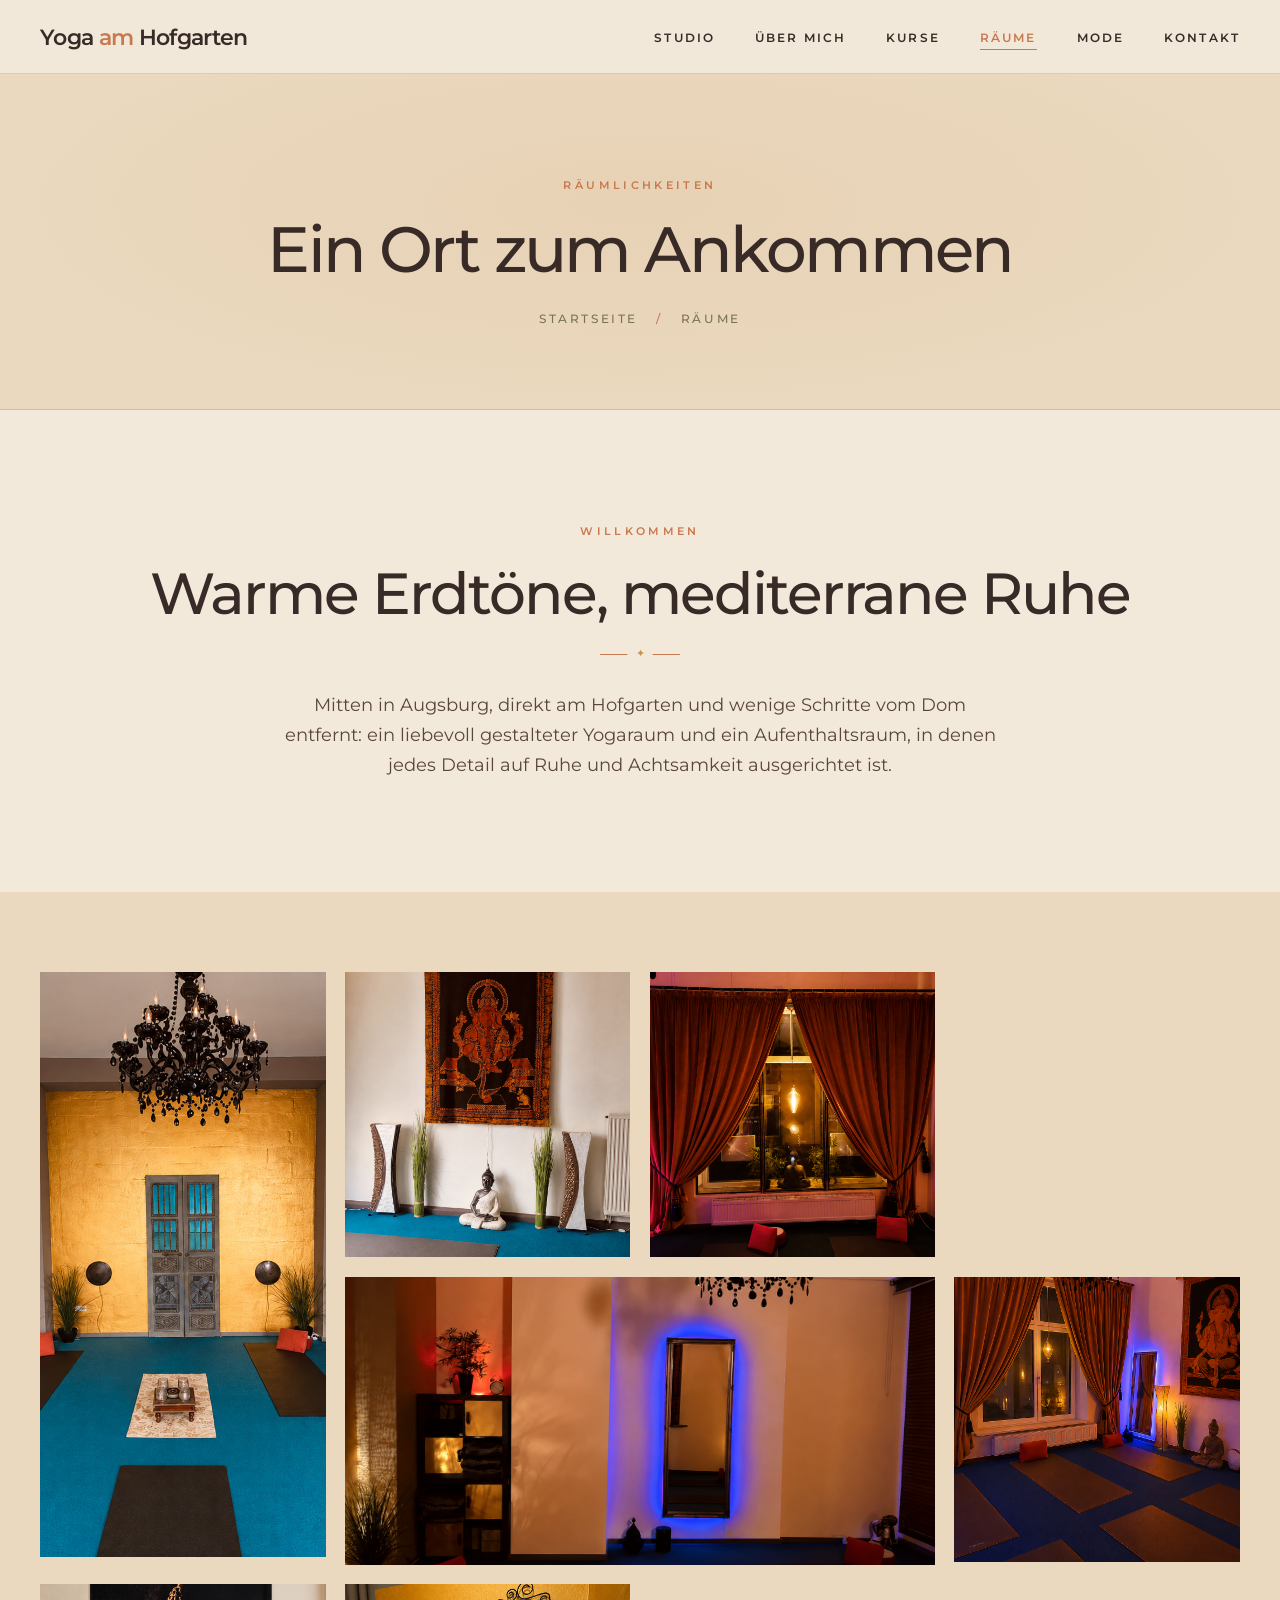
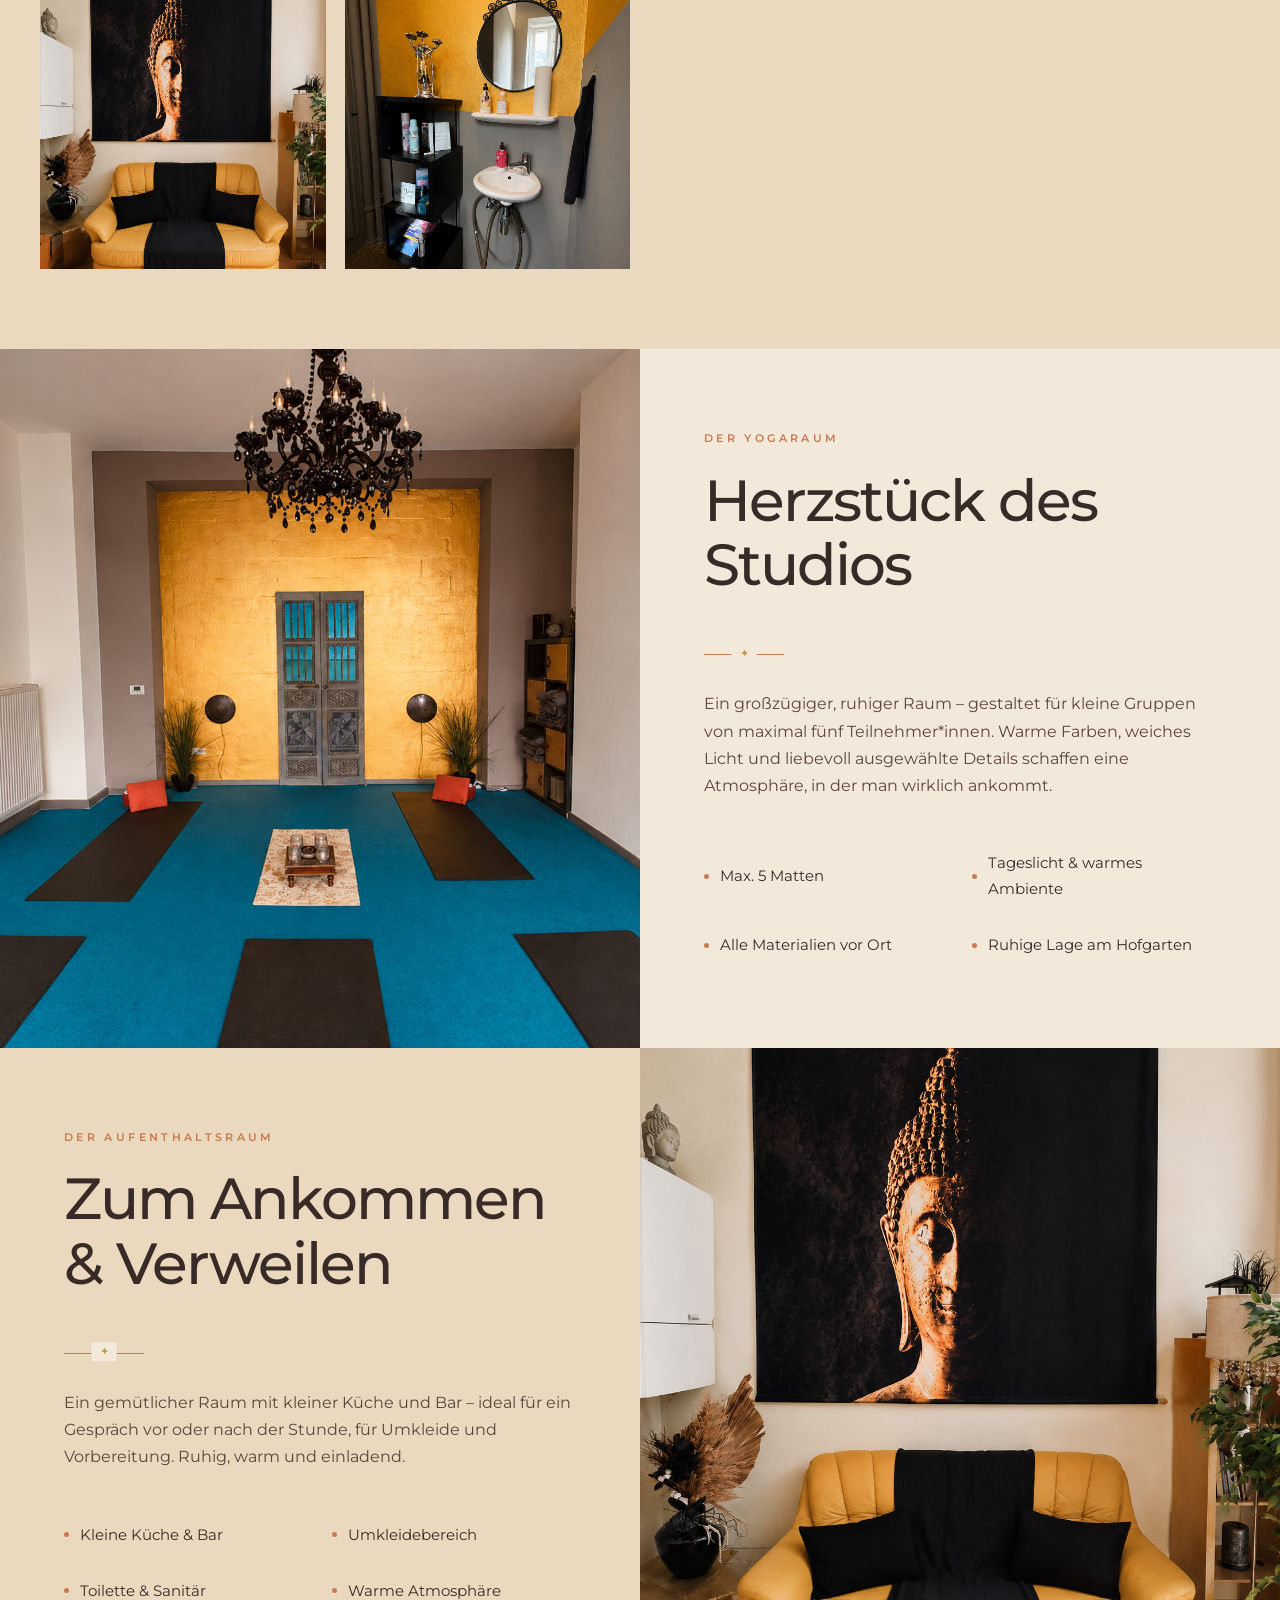
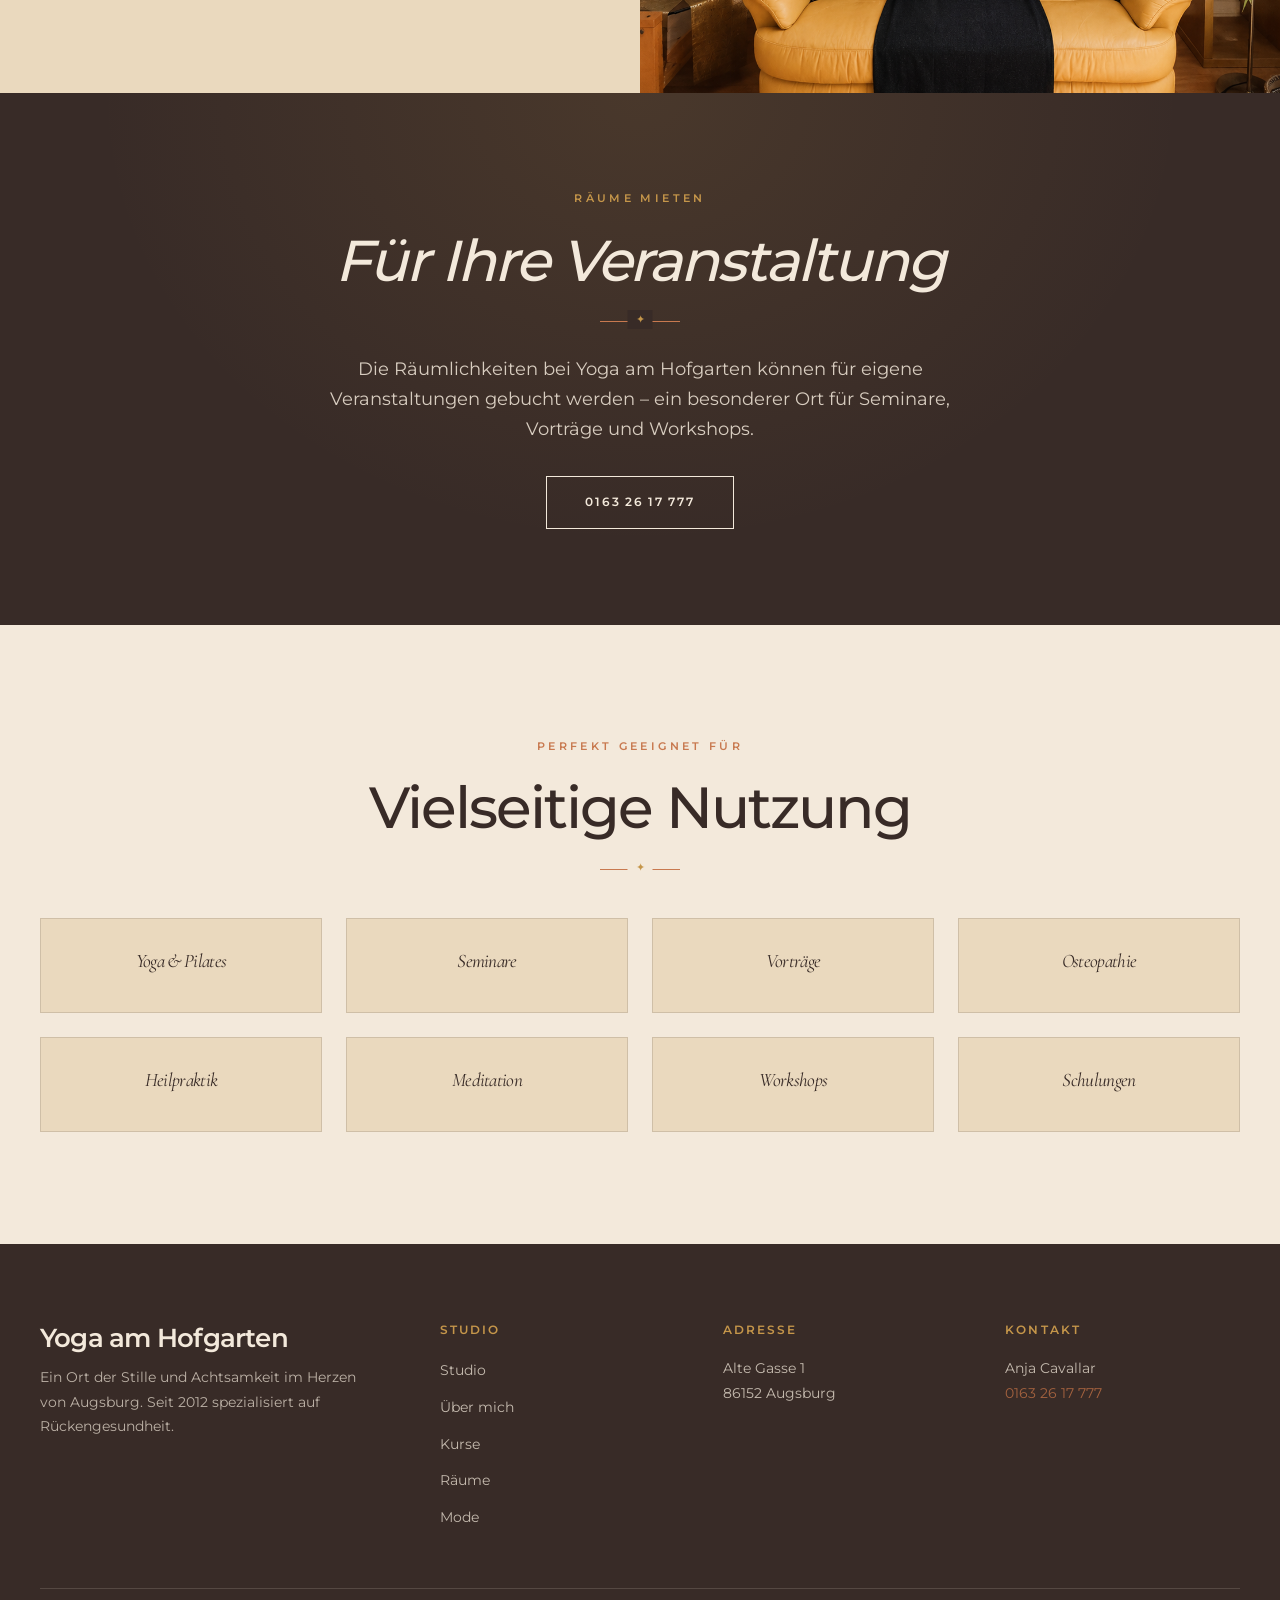
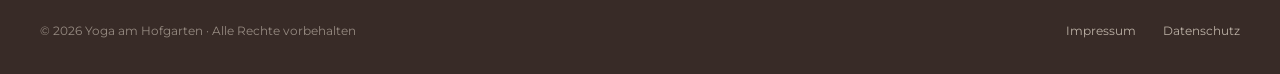
<file: raeume.html>
<!DOCTYPE html>
<html lang="de">
<head>
<meta charset="UTF-8" />
<meta name="viewport" content="width=device-width, initial-scale=1.0" />
<title>Räume – Yoga am Hofgarten Augsburg | Räumlichkeiten mieten</title>
<meta name="description" content="Der Yogaraum und Aufenthaltsraum bei Yoga am Hofgarten. Auch für eigene Veranstaltungen, Seminare und Workshops buchbar." />
<link rel="stylesheet" href="assets/fonts/fonts.css">
<link rel="stylesheet" href="style.css">
<style>
  .intro-rooms{background:var(--cream);text-align:center}
  .intro-rooms p{max-width:720px;margin:0 auto;color:var(--brown-soft);font-size:1.1rem}

  .gallery-section{background:var(--cream-warm);padding:5rem 2.5rem}
  .gallery{
    max-width:1300px;margin:0 auto;
    display:grid;grid-template-columns:repeat(4,1fr);gap:1.2rem;
  }
  .gallery-item{
    overflow:hidden;cursor:pointer;background:var(--brown);
    position:relative;
  }
  .gallery-item img{
    width:100%;height:100%;object-fit:cover;
    transition:transform .7s ease;
  }
  .gallery-item:hover img{transform:scale(1.06)}
  .g-tall{grid-row:span 2}
  .g-wide{grid-column:span 2}
  .g1{aspect-ratio:1/1}
  .g-tall.g1{aspect-ratio:1/2.05}
  .g-wide.g1{aspect-ratio:2.05/1}

  .room-feature{background:var(--cream);padding:0}
  .room-grid{
    display:grid;grid-template-columns:1fr 1fr;align-items:stretch;min-height:550px;
  }
  .room-img{background:center/cover no-repeat}
  .room-content{
    padding:5rem 4rem;display:flex;flex-direction:column;justify-content:center;
    background:var(--cream);
  }
  .room-content h2{color:var(--brown)}
  .room-content p{color:var(--brown-soft)}
  .room-features{
    list-style:none;margin-top:1.5rem;
    display:grid;grid-template-columns:1fr 1fr;gap:.7rem 1.5rem;
  }
  .room-features li{
    padding:.6rem 0;color:var(--brown);font-size:.95rem;
    display:flex;align-items:center;gap:.7rem;
  }
  .room-features li::before{
    content:'';width:5px;height:5px;background:var(--terracotta);border-radius:50%;flex-shrink:0;
  }
  .reverse .room-img{order:2}
  .reverse .room-content{order:1;background:var(--cream-warm)}

  .rent-cta{
    background:var(--brown);color:var(--cream);text-align:center;padding:6rem 2rem;
    background-image:radial-gradient(ellipse at top,rgba(197,150,74,.12),transparent 60%);
  }
  .rent-cta h2{color:var(--cream);font-style:italic}
  .rent-cta .eyebrow{color:var(--ocker)}
  .rent-cta .divider::before{background:var(--brown);color:var(--ocker)}
  .rent-cta p{color:rgba(243,233,219,.85);max-width:700px;margin:0 auto 2rem;font-size:1.1rem}

  .uses{background:var(--cream)}
  .uses-grid{
    display:grid;grid-template-columns:repeat(4,1fr);gap:1.5rem;margin-top:3rem;
  }
  .use-item{
    padding:2rem 1.5rem;text-align:center;
    border:1px solid var(--line);background:var(--cream-warm);
    transition:all .3s;
  }
  .use-item:hover{background:var(--terracotta);color:var(--cream)}
  .use-item:hover h3{color:var(--cream)}
  .use-item h3{
    font-size:1.2rem;color:var(--brown);
    font-family:'Cormorant Garamond',serif;font-style:italic;
  }

  @media(max-width:900px){
    .gallery{grid-template-columns:repeat(2,1fr)}
    .g-wide{grid-column:span 2}
    .g-tall{grid-row:span 1}
    .g-tall.g1{aspect-ratio:1/1}
    .room-grid{grid-template-columns:1fr}
    .room-img{min-height:400px}
    .room-content{padding:3rem 2rem}
    .reverse .room-img{order:0}
    .reverse .room-content{order:0}
    .room-features{grid-template-columns:1fr}
    .uses-grid{grid-template-columns:1fr 1fr}
  }
</style>
</head>
<body>

<header class="nav">
  <div class="nav-inner">
    <a href="index.html" class="logo">Yoga <span>am</span> Hofgarten</a>
    <button class="burger" onclick="document.getElementById('menu').classList.toggle('open')">☰</button>
    <nav>
      <ul id="menu">
        <li><a href="index.html">Studio</a></li>
        <li><a href="ueber-mich.html">Über mich</a></li>
        <li><a href="kurse.html" >Kurse</a></li>
        <li><a href="raeume.html"class="active">Räume</a></li>
        <li><a href="mode.html">Mode</a></li>
        <li><a href="kontakt.html">Kontakt</a></li>
      </ul>
    </nav>
  </div>
</header>

<!-- PAGE HEADER -->
<section class="page-header">
  <div class="container">
    <div class="eyebrow">Räumlichkeiten</div>
    <h1>Ein Ort zum Ankommen</h1>
    <div class="breadcrumb"><a href="index.html">Startseite</a> <span>/</span> Räume</div>
  </div>
</section>

<!-- INTRO -->
<section class="intro-rooms">
  <div class="container">
    <div class="eyebrow">Willkommen</div>
    <h2>Warme Erdtöne, mediterrane Ruhe</h2>
    <div class="divider" style="margin:1.8rem auto 2.2rem"></div>
    <p>Mitten in Augsburg, direkt am Hofgarten und wenige Schritte vom Dom entfernt: ein liebevoll gestalteter Yogaraum und ein Aufenthaltsraum, in denen jedes Detail auf Ruhe und Achtsamkeit ausgerichtet ist.</p>
  </div>
</section>

<!-- GALLERY -->
<section class="gallery-section">
  <div class="gallery">
    <div class="gallery-item g-tall g1"><img src="image/Yoga-Raum1.png" alt="Yogaraum – Hauptansicht" /></div>
    <div class="gallery-item g1"><img src="image/Yoga-Raum2.png" alt="Yogaraum – Detail" /></div>
    <div class="gallery-item g1"><img src="image/Yoga-Raum3.png" alt="Yogaraum – Ambiente" /></div>
    <div class="gallery-item g-wide g1"><img src="image/Yoga-Raum4.png" alt="Yogaraum – Abendlicht" /></div>
    <div class="gallery-item g1"><img src="image/Yoga-Raum5.png" alt="Yogaraum – Meditation" /></div>
    <div class="gallery-item g1"><img src="image/Aufenthaltsraum.png" alt="Aufenthaltsraum" /></div>
    <div class="gallery-item g1"><img src="image/Toilette.png" alt="Sanitärbereich" /></div>
  </div>
</section>

<!-- YOGARAUM -->
<section class="room-feature">
  <div class="room-grid">
    <div class="room-img" style="background-image:url('image/Yoga-Raum1.png')"></div>
    <div class="room-content">
      <div class="eyebrow">Der Yogaraum</div>
      <h2>Herzstück des Studios</h2>
      <div class="divider"></div>
      <p>Ein großzügiger, ruhiger Raum – gestaltet für kleine Gruppen von maximal fünf Teilnehmer*innen. Warme Farben, weiches Licht und liebevoll ausgewählte Details schaffen eine Atmosphäre, in der man wirklich ankommt.</p>
      <ul class="room-features">
        <li>Max. 5 Matten</li>
        <li>Tageslicht & warmes Ambiente</li>
        <li>Alle Materialien vor Ort</li>
        <li>Ruhige Lage am Hofgarten</li>
      </ul>
    </div>
  </div>
</section>

<!-- AUFENTHALT -->
<section class="room-feature reverse">
  <div class="room-grid">
    <div class="room-img" style="background-image:url('image/Aufenthaltsraum.png')"></div>
    <div class="room-content">
      <div class="eyebrow">Der Aufenthaltsraum</div>
      <h2>Zum Ankommen & Verweilen</h2>
      <div class="divider"></div>
      <p>Ein gemütlicher Raum mit kleiner Küche und Bar – ideal für ein Gespräch vor oder nach der Stunde, für Umkleide und Vorbereitung. Ruhig, warm und einladend.</p>
      <ul class="room-features">
        <li>Kleine Küche & Bar</li>
        <li>Umkleidebereich</li>
        <li>Toilette & Sanitär</li>
        <li>Warme Atmosphäre</li>
      </ul>
    </div>
  </div>
</section>

<!-- RENT CTA -->
<section class="rent-cta">
  <div class="container">
    <div class="eyebrow">Räume mieten</div>
    <h2>Für Ihre Veranstaltung</h2>
    <div class="divider" style="margin:1.5rem auto 2rem"></div>
    <p>Die Räumlichkeiten bei Yoga am Hofgarten können für eigene Veranstaltungen gebucht werden – ein besonderer Ort für Seminare, Vorträge und Workshops.</p>
    <a href="tel:+491632617777" class="btn btn-light">0163 26 17 777</a>
  </div>
</section>

<!-- USES -->
<section class="uses">
  <div class="container">
    <div class="eyebrow center">Perfekt geeignet für</div>
    <h2 class="center">Vielseitige Nutzung</h2>
    <div class="divider" style="margin:1.8rem auto 2.2rem"></div>

    <div class="uses-grid">
      <div class="use-item"><h3>Yoga & Pilates</h3></div>
      <div class="use-item"><h3>Seminare</h3></div>
      <div class="use-item"><h3>Vorträge</h3></div>
      <div class="use-item"><h3>Osteopathie</h3></div>
      <div class="use-item"><h3>Heilpraktik</h3></div>
      <div class="use-item"><h3>Meditation</h3></div>
      <div class="use-item"><h3>Workshops</h3></div>
      <div class="use-item"><h3>Schulungen</h3></div>
    </div>
  </div>
</section>

<!-- FOOTER -->
<footer>
  <div class="footer-grid">
    <div class="footer-brand">
      <h3>Yoga am Hofgarten</h3>
      <p>Ein Ort der Stille und Achtsamkeit im Herzen von Augsburg. Seit 2012 spezialisiert auf Rückengesundheit.</p>
    </div>
    <div>
      <h4>Studio</h4>
      <ul>
        <li><a href="index.html">Studio</a></li>
        <li><a href="ueber-mich.html">Über mich</a></li>
        <li><a href="kurse.html" class="active">Kurse</a></li>
        <li><a href="raeume.html">Räume</a></li>
        <li><a href="mode.html">Mode</a></li>
      </ul>
    </div>
    <div>
      <h4>Adresse</h4>
      <p>Alte Gasse 1<br>86152 Augsburg</p>
    </div>
    <div>
      <h4>Kontakt</h4>
      <p>Anja Cavallar<br><a href="tel:+491632617777">0163 26 17 777</a></p>
    </div>
  </div>
  <div class="footer-bottom">
    <div>© 2026 Yoga am Hofgarten · Alle Rechte vorbehalten</div>
    <div>
      <a href="impressum.html">Impressum</a>
      <a href="datenschutz.html">Datenschutz</a>
    </div>
  </div>
</footer>

<script>
  document.querySelectorAll('nav a').forEach(a=>{
    a.addEventListener('click',()=>document.getElementById('menu').classList.remove('open'));
  });
</script>

</body>
</html>
</file>
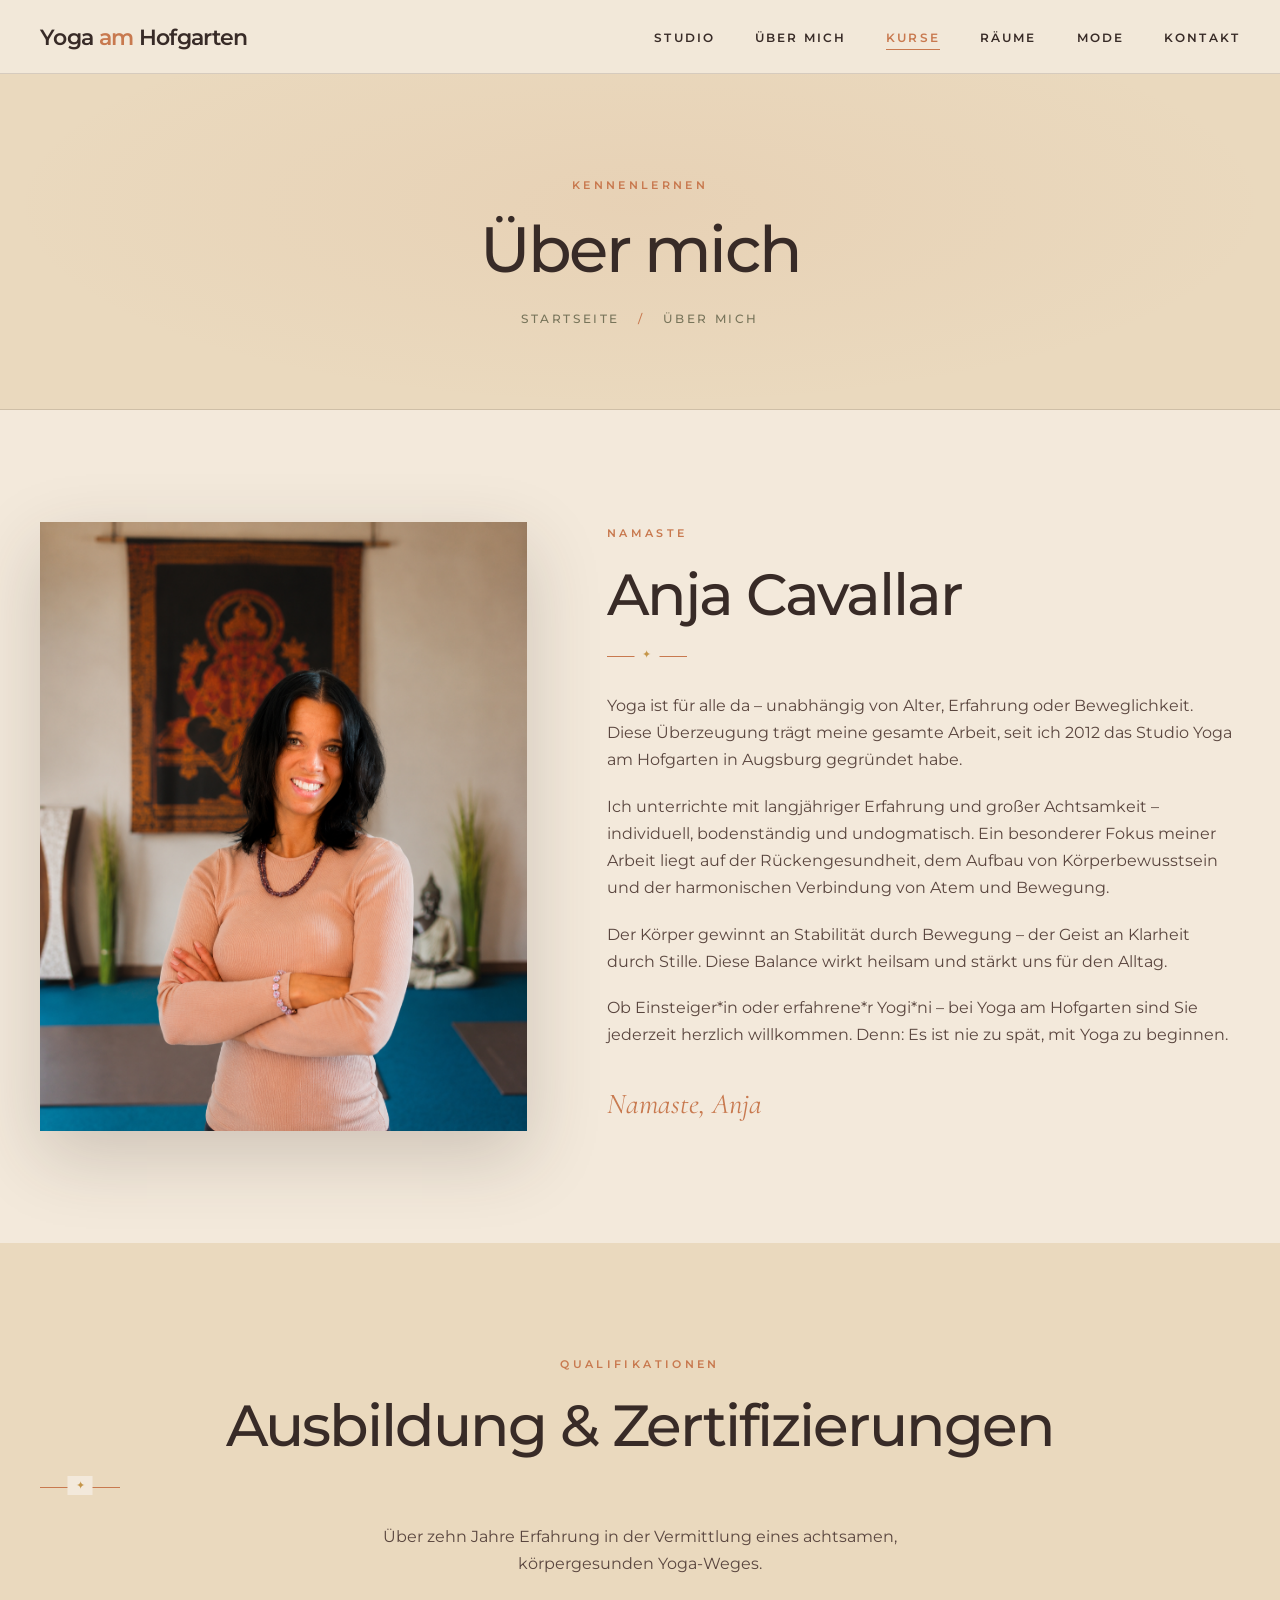
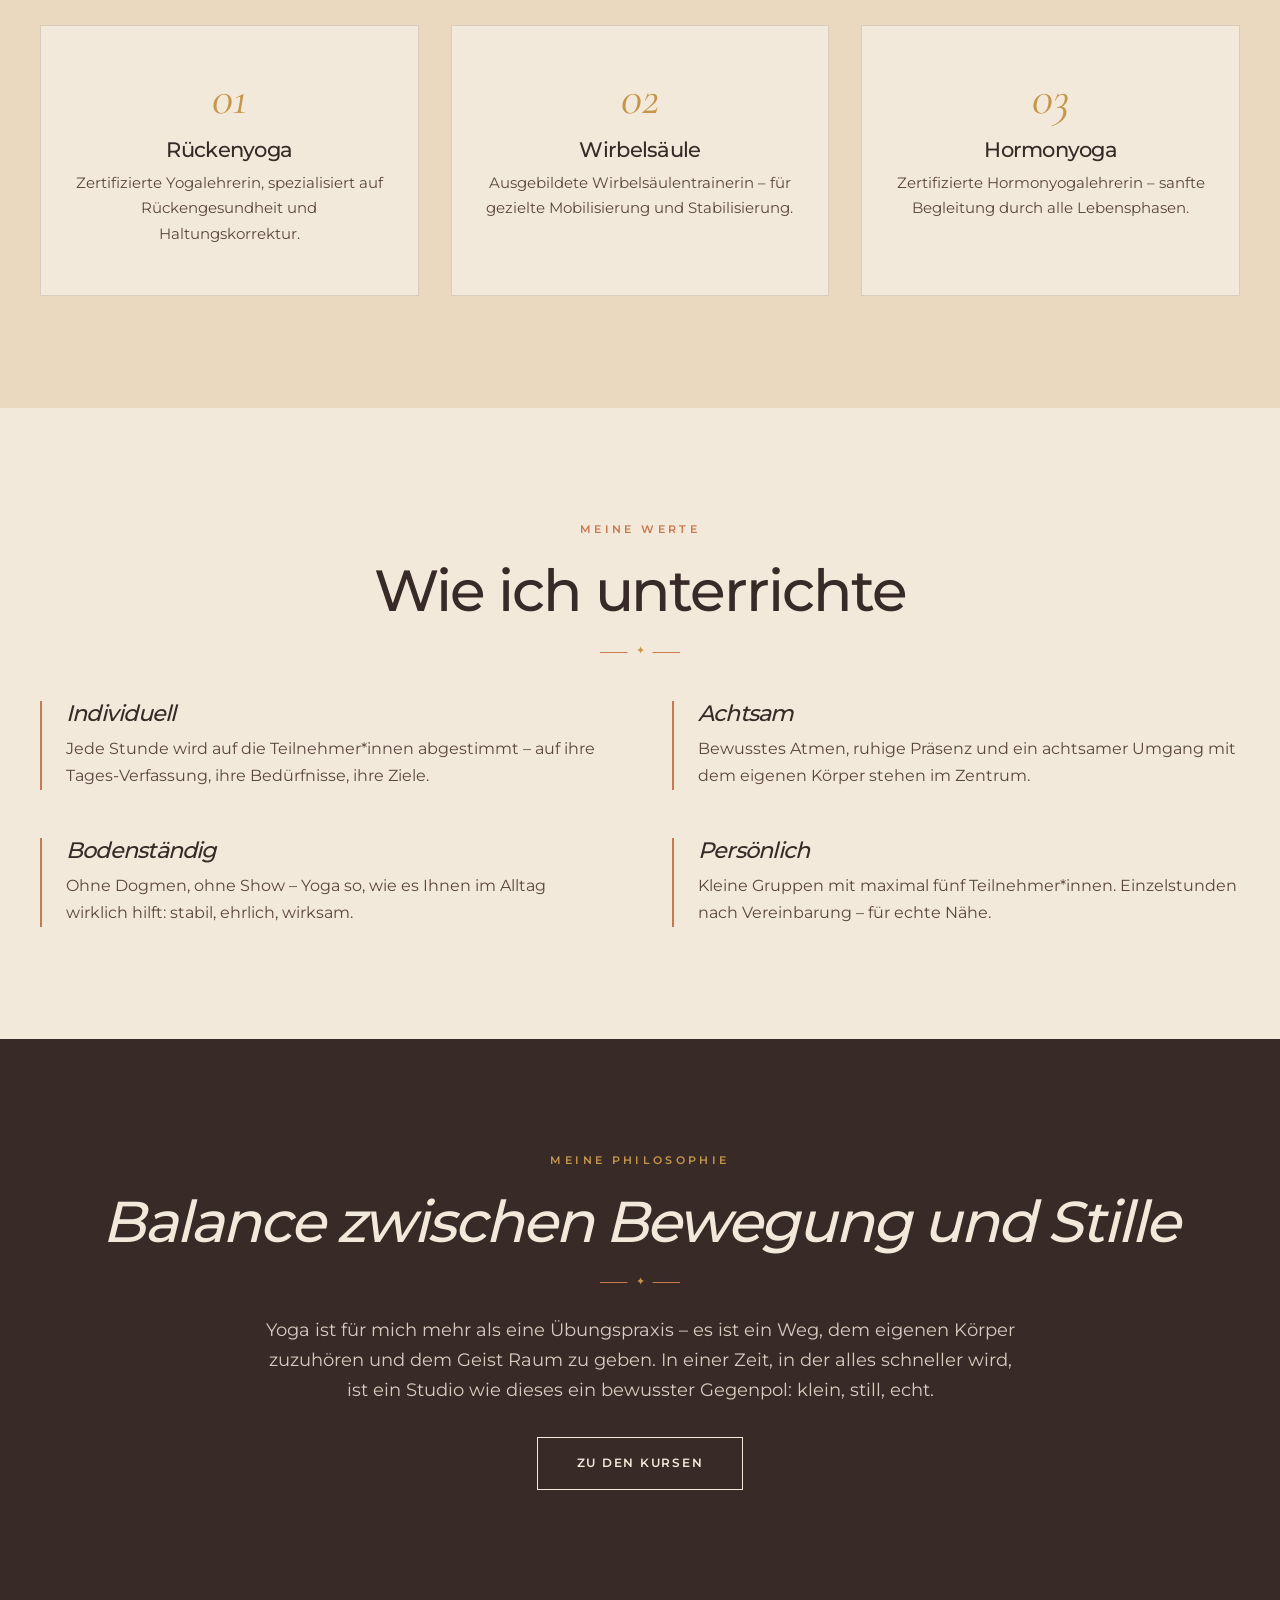
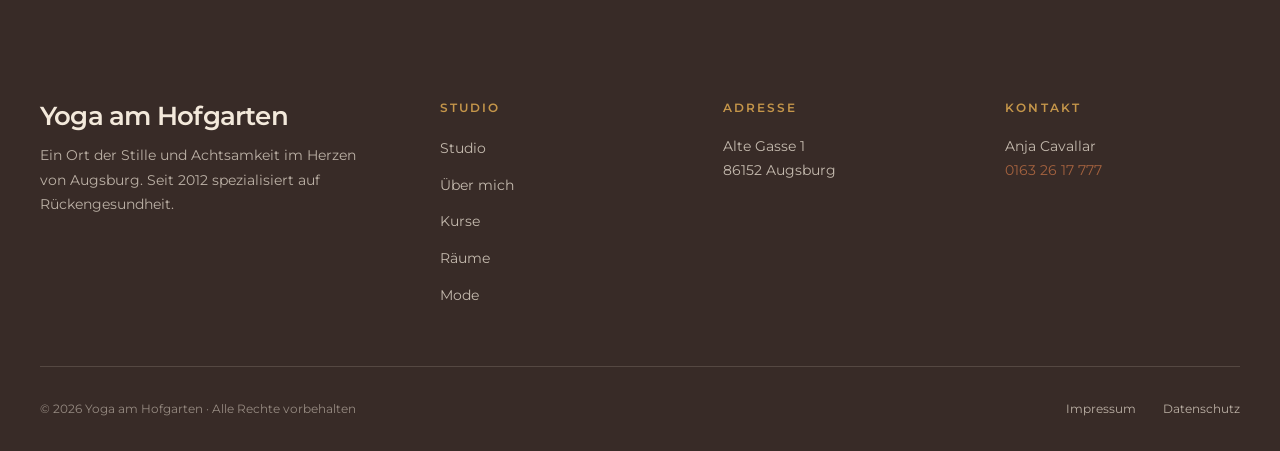
<file: ueber-mich.html>
<!DOCTYPE html>
<html lang="de">
<head>
<meta charset="UTF-8" />
<meta name="viewport" content="width=device-width, initial-scale=1.0" />
<title>Über mich – Anja Cavallar | Yoga am Hofgarten Augsburg</title>
<meta name="description" content="Anja Cavallar – zertifizierte Yogalehrerin für den Rücken, Wirbelsäulentrainerin und Hormonyogalehrerin in Augsburg." />
<link rel="stylesheet" href="assets/fonts/fonts.css">
<link rel="stylesheet" href="style.css">
<style>
  .about-hero{background:var(--cream)}
  .about-grid{
    display:grid;grid-template-columns:1fr 1.3fr;gap:5rem;align-items:center;
  }
  .about-img{
    aspect-ratio:4/5;overflow:hidden;
    box-shadow:0 25px 70px rgba(56,43,39,.2);
    position:relative;
  }
  .about-img::before{
    content:'';position:absolute;top:20px;left:20px;right:-20px;bottom:-20px;
    border:1px solid var(--terracotta);z-index:-1;
  }
  .about-img img{width:100%;height:100%;object-fit:cover}
  .about-text p{color:var(--brown-soft);margin-bottom:1.2rem}
  .signature{
    margin-top:2rem;font-family:'Cormorant Garamond',serif;font-size:1.8rem;
    font-style:italic;color:var(--terracotta);
  }

  .credentials-section{background:var(--cream-warm);text-align:center}
  .creds-grid{
    display:grid;grid-template-columns:repeat(3,1fr);gap:2rem;margin-top:3rem;
  }
  .cred{
    background:var(--cream);padding:3rem 2rem;
    border:1px solid var(--line);
    transition:transform .3s;
  }
  .cred:hover{transform:translateY(-5px)}
  .cred-num{
    font-family:'Cormorant Garamond',serif;font-style:italic;
    font-size:3rem;color:var(--ocker);line-height:1;margin-bottom:1rem;
  }
  .cred h3{font-size:1.3rem;color:var(--brown);margin-bottom:.5rem}
  .cred p{color:var(--brown-soft);font-size:.95rem;margin:0}

  .values{background:var(--cream)}
  .values-grid{
    display:grid;grid-template-columns:repeat(2,1fr);gap:3rem 4rem;margin-top:3rem;
  }
  .value{border-left:2px solid var(--terracotta);padding-left:1.5rem}
  .value h3{font-size:1.4rem;color:var(--brown);margin-bottom:.6rem;font-style:italic}
  .value p{color:var(--brown-soft);margin:0}

  .philosophy-block{
    background:var(--brown);color:var(--cream);text-align:center;
  }
  .philosophy-block .eyebrow{color:var(--ocker)}
  .philosophy-block h2{color:var(--cream);font-style:italic}
  .philosophy-block .divider::before{background:var(--brown);color:var(--ocker)}
  .philosophy-block p{color:rgba(243,233,219,.85);max-width:750px;margin:0 auto 1.2rem;font-size:1.1rem}

  @media(max-width:900px){
    .about-grid{grid-template-columns:1fr;gap:3rem}
    .about-img::before{display:none}
    .creds-grid,.values-grid{grid-template-columns:1fr}
  }
</style>
</head>
<body>

<header class="nav">
  <div class="nav-inner">
    <a href="index.html" class="logo">Yoga <span>am</span> Hofgarten</a>
    <button class="burger" onclick="document.getElementById('menu').classList.toggle('open')">☰</button>
    <nav>
      <ul id="menu">
        <li><a href="index.html">Studio</a></li>
        <li><a href="ueber-mich.html">Über mich</a></li>
        <li><a href="kurse.html" class="active">Kurse</a></li>
        <li><a href="raeume.html">Räume</a></li>
        <li><a href="mode.html">Mode</a></li>
        <li><a href="kontakt.html">Kontakt</a></li>
      </ul>
    </nav>
  </div>
</header>

<!-- PAGE HEADER -->
<section class="page-header">
  <div class="container">
    <div class="eyebrow">Kennenlernen</div>
    <h1>Über mich</h1>
    <div class="breadcrumb"><a href="index.html">Startseite</a> <span>/</span> Über mich</div>
  </div>
</section>

<!-- ABOUT -->
<section class="about-hero">
  <div class="container">
    <div class="about-grid">
      <div class="about-img">
        <img src="image/Anja-Cavallar.png" alt="Anja Cavallar" />
      </div>
      <div class="about-text">
        <div class="eyebrow">Namaste</div>
        <h2>Anja Cavallar</h2>
        <div class="divider"></div>
        <p>Yoga ist für alle da – unabhängig von Alter, Erfahrung oder Beweglichkeit. Diese Überzeugung trägt meine gesamte Arbeit, seit ich 2012 das Studio Yoga am Hofgarten in Augsburg gegründet habe.</p>
        <p>Ich unterrichte mit langjähriger Erfahrung und großer Achtsamkeit – individuell, bodenständig und undogmatisch. Ein besonderer Fokus meiner Arbeit liegt auf der Rückengesundheit, dem Aufbau von Körperbewusstsein und der harmonischen Verbindung von Atem und Bewegung.</p>
        <p>Der Körper gewinnt an Stabilität durch Bewegung – der Geist an Klarheit durch Stille. Diese Balance wirkt heilsam und stärkt uns für den Alltag.</p>
        <p>Ob Einsteiger*in oder erfahrene*r Yogi*ni – bei Yoga am Hofgarten sind Sie jederzeit herzlich willkommen. Denn: Es ist nie zu spät, mit Yoga zu beginnen.</p>
        <div class="signature">Namaste, Anja</div>
      </div>
    </div>
  </div>
</section>

<!-- CREDENTIALS -->
<section class="credentials-section">
  <div class="container">
    <div class="eyebrow">Qualifikationen</div>
    <h2>Ausbildung & Zertifizierungen</h2>
    <div class="divider"></div>
    <p style="max-width:600px;margin:0 auto;color:var(--brown-soft)">Über zehn Jahre Erfahrung in der Vermittlung eines achtsamen, körpergesunden Yoga-Weges.</p>

    <div class="creds-grid">
      <div class="cred">
        <div class="cred-num">01</div>
        <h3>Rückenyoga</h3>
        <p>Zertifizierte Yogalehrerin, spezialisiert auf Rückengesundheit und Haltungskorrektur.</p>
      </div>
      <div class="cred">
        <div class="cred-num">02</div>
        <h3>Wirbelsäule</h3>
        <p>Ausgebildete Wirbelsäulentrainerin – für gezielte Mobilisierung und Stabilisierung.</p>
      </div>
      <div class="cred">
        <div class="cred-num">03</div>
        <h3>Hormonyoga</h3>
        <p>Zertifizierte Hormonyogalehrerin – sanfte Begleitung durch alle Lebensphasen.</p>
      </div>
    </div>
  </div>
</section>

<!-- VALUES -->
<section class="values">
  <div class="container">
    <div class="eyebrow center">Meine Werte</div>
    <h2 class="center">Wie ich unterrichte</h2>
    <div class="divider" style="margin:1.8rem auto 2.2rem"></div>

    <div class="values-grid">
      <div class="value">
        <h3>Individuell</h3>
        <p>Jede Stunde wird auf die Teilnehmer*innen abgestimmt – auf ihre Tages-Verfassung, ihre Bedürfnisse, ihre Ziele.</p>
      </div>
      <div class="value">
        <h3>Achtsam</h3>
        <p>Bewusstes Atmen, ruhige Präsenz und ein achtsamer Umgang mit dem eigenen Körper stehen im Zentrum.</p>
      </div>
      <div class="value">
        <h3>Bodenständig</h3>
        <p>Ohne Dogmen, ohne Show – Yoga so, wie es Ihnen im Alltag wirklich hilft: stabil, ehrlich, wirksam.</p>
      </div>
      <div class="value">
        <h3>Persönlich</h3>
        <p>Kleine Gruppen mit maximal fünf Teilnehmer*innen. Einzelstunden nach Vereinbarung – für echte Nähe.</p>
      </div>
    </div>
  </div>
</section>

<!-- PHILOSOPHY -->
<section class="philosophy-block">
  <div class="container">
    <div class="eyebrow">Meine Philosophie</div>
    <h2>Balance zwischen Bewegung und Stille</h2>
    <div class="divider" style="margin:1.5rem auto 2rem"></div>
    <p>Yoga ist für mich mehr als eine Übungspraxis – es ist ein Weg, dem eigenen Körper zuzuhören und dem Geist Raum zu geben. In einer Zeit, in der alles schneller wird, ist ein Studio wie dieses ein bewusster Gegenpol: klein, still, echt.</p>
    <p style="margin-top:2rem"><a href="kurse.html" class="btn btn-light">Zu den Kursen</a></p>
  </div>
</section>

<!-- FOOTER -->
<footer>
  <div class="footer-grid">
    <div class="footer-brand">
      <h3>Yoga am Hofgarten</h3>
      <p>Ein Ort der Stille und Achtsamkeit im Herzen von Augsburg. Seit 2012 spezialisiert auf Rückengesundheit.</p>
    </div>
    <div>
      <h4>Studio</h4>
      <ul>
        <li><a href="index.html">Studio</a></li>
        <li><a href="ueber-mich.html">Über mich</a></li>
        <li><a href="kurse.html" class="active">Kurse</a></li>
        <li><a href="raeume.html">Räume</a></li>
        <li><a href="mode.html">Mode</a></li>
      </ul>
    </div>
    <div>
      <h4>Adresse</h4>
      <p>Alte Gasse 1<br>86152 Augsburg</p>
    </div>
    <div>
      <h4>Kontakt</h4>
      <p>Anja Cavallar<br><a href="tel:+491632617777">0163 26 17 777</a></p>
    </div>
  </div>
  <div class="footer-bottom">
    <div>© 2026 Yoga am Hofgarten · Alle Rechte vorbehalten</div>
    <div>
      <a href="impressum.html">Impressum</a>
      <a href="datenschutz.html">Datenschutz</a>
    </div>
  </div>
</footer>

<script>
  document.querySelectorAll('nav a').forEach(a=>{
    a.addEventListener('click',()=>document.getElementById('menu').classList.remove('open'));
  });
</script>

</body>
</html>
</file>
<file: assets/fonts/fonts.css>
/* latin-ext */
@font-face {
  font-family: 'Cormorant Garamond';
  font-style: italic;
  font-weight: 300;
  font-display: swap;
  src: url(co3ZmX5slCNuHLi8bLeY9MK7whWMhyjYrEtGmSq17w.woff2) format('woff2');
  unicode-range: U+0100-02BA, U+02BD-02C5, U+02C7-02CC, U+02CE-02D7, U+02DD-02FF, U+0304, U+0308, U+0329, U+1D00-1DBF, U+1E00-1E9F, U+1EF2-1EFF, U+2020, U+20A0-20AB, U+20AD-20C4, U+2113, U+2C60-2C7F, U+A720-A7FF;
}
/* latin */
@font-face {
  font-family: 'Cormorant Garamond';
  font-style: italic;
  font-weight: 300;
  font-display: swap;
  src: url(co3ZmX5slCNuHLi8bLeY9MK7whWMhyjYrEtImSo.woff2) format('woff2');
  unicode-range: U+0000-00FF, U+0131, U+0152-0153, U+02BB-02BC, U+02C6, U+02DA, U+02DC, U+0304, U+0308, U+0329, U+2000-206F, U+20AC, U+2122, U+2191, U+2193, U+2212, U+2215, U+FEFF, U+FFFD;
}
/* latin-ext */
@font-face {
  font-family: 'Cormorant Garamond';
  font-style: italic;
  font-weight: 400;
  font-display: swap;
  src: url(co3ZmX5slCNuHLi8bLeY9MK7whWMhyjYrEtGmSq17w.woff2) format('woff2');
  unicode-range: U+0100-02BA, U+02BD-02C5, U+02C7-02CC, U+02CE-02D7, U+02DD-02FF, U+0304, U+0308, U+0329, U+1D00-1DBF, U+1E00-1E9F, U+1EF2-1EFF, U+2020, U+20A0-20AB, U+20AD-20C4, U+2113, U+2C60-2C7F, U+A720-A7FF;
}
/* latin */
@font-face {
  font-family: 'Cormorant Garamond';
  font-style: italic;
  font-weight: 400;
  font-display: swap;
  src: url(co3ZmX5slCNuHLi8bLeY9MK7whWMhyjYrEtImSo.woff2) format('woff2');
  unicode-range: U+0000-00FF, U+0131, U+0152-0153, U+02BB-02BC, U+02C6, U+02DA, U+02DC, U+0304, U+0308, U+0329, U+2000-206F, U+20AC, U+2122, U+2191, U+2193, U+2212, U+2215, U+FEFF, U+FFFD;
}
/* latin-ext */
@font-face {
  font-family: 'Cormorant Garamond';
  font-style: normal;
  font-weight: 300;
  font-display: swap;
  src: url(co3bmX5slCNuHLi8bLeY9MK7whWMhyjYp3tKgS4.woff2) format('woff2');
  unicode-range: U+0100-02BA, U+02BD-02C5, U+02C7-02CC, U+02CE-02D7, U+02DD-02FF, U+0304, U+0308, U+0329, U+1D00-1DBF, U+1E00-1E9F, U+1EF2-1EFF, U+2020, U+20A0-20AB, U+20AD-20C4, U+2113, U+2C60-2C7F, U+A720-A7FF;
}
/* latin */
@font-face {
  font-family: 'Cormorant Garamond';
  font-style: normal;
  font-weight: 300;
  font-display: swap;
  src: url(co3bmX5slCNuHLi8bLeY9MK7whWMhyjYqXtK.woff2) format('woff2');
  unicode-range: U+0000-00FF, U+0131, U+0152-0153, U+02BB-02BC, U+02C6, U+02DA, U+02DC, U+0304, U+0308, U+0329, U+2000-206F, U+20AC, U+2122, U+2191, U+2193, U+2212, U+2215, U+FEFF, U+FFFD;
}
/* latin-ext */
@font-face {
  font-family: 'Cormorant Garamond';
  font-style: normal;
  font-weight: 400;
  font-display: swap;
  src: url(co3bmX5slCNuHLi8bLeY9MK7whWMhyjYp3tKgS4.woff2) format('woff2');
  unicode-range: U+0100-02BA, U+02BD-02C5, U+02C7-02CC, U+02CE-02D7, U+02DD-02FF, U+0304, U+0308, U+0329, U+1D00-1DBF, U+1E00-1E9F, U+1EF2-1EFF, U+2020, U+20A0-20AB, U+20AD-20C4, U+2113, U+2C60-2C7F, U+A720-A7FF;
}
/* latin */
@font-face {
  font-family: 'Cormorant Garamond';
  font-style: normal;
  font-weight: 400;
  font-display: swap;
  src: url(co3bmX5slCNuHLi8bLeY9MK7whWMhyjYqXtK.woff2) format('woff2');
  unicode-range: U+0000-00FF, U+0131, U+0152-0153, U+02BB-02BC, U+02C6, U+02DA, U+02DC, U+0304, U+0308, U+0329, U+2000-206F, U+20AC, U+2122, U+2191, U+2193, U+2212, U+2215, U+FEFF, U+FFFD;
}
/* latin-ext */
@font-face {
  font-family: 'Cormorant Garamond';
  font-style: normal;
  font-weight: 500;
  font-display: swap;
  src: url(co3bmX5slCNuHLi8bLeY9MK7whWMhyjYp3tKgS4.woff2) format('woff2');
  unicode-range: U+0100-02BA, U+02BD-02C5, U+02C7-02CC, U+02CE-02D7, U+02DD-02FF, U+0304, U+0308, U+0329, U+1D00-1DBF, U+1E00-1E9F, U+1EF2-1EFF, U+2020, U+20A0-20AB, U+20AD-20C4, U+2113, U+2C60-2C7F, U+A720-A7FF;
}
/* latin */
@font-face {
  font-family: 'Cormorant Garamond';
  font-style: normal;
  font-weight: 500;
  font-display: swap;
  src: url(co3bmX5slCNuHLi8bLeY9MK7whWMhyjYqXtK.woff2) format('woff2');
  unicode-range: U+0000-00FF, U+0131, U+0152-0153, U+02BB-02BC, U+02C6, U+02DA, U+02DC, U+0304, U+0308, U+0329, U+2000-206F, U+20AC, U+2122, U+2191, U+2193, U+2212, U+2215, U+FEFF, U+FFFD;
}
/* latin-ext */
@font-face {
  font-family: 'Nunito Sans';
  font-style: normal;
  font-weight: 300;
  font-stretch: 100%;
  font-display: swap;
  src: url(pe0TMImSLYBIv1o4X1M8ce2xCx3yop4tQpF_MeTm0lfGWVpNn64CL7U8upHZIbMV51Q42ptCp7t7R-tCKQ.woff2) format('woff2');
  unicode-range: U+0100-02BA, U+02BD-02C5, U+02C7-02CC, U+02CE-02D7, U+02DD-02FF, U+0304, U+0308, U+0329, U+1D00-1DBF, U+1E00-1E9F, U+1EF2-1EFF, U+2020, U+20A0-20AB, U+20AD-20C4, U+2113, U+2C60-2C7F, U+A720-A7FF;
}
/* latin */
@font-face {
  font-family: 'Nunito Sans';
  font-style: normal;
  font-weight: 300;
  font-stretch: 100%;
  font-display: swap;
  src: url(pe0TMImSLYBIv1o4X1M8ce2xCx3yop4tQpF_MeTm0lfGWVpNn64CL7U8upHZIbMV51Q42ptCp7t1R-s.woff2) format('woff2');
  unicode-range: U+0000-00FF, U+0131, U+0152-0153, U+02BB-02BC, U+02C6, U+02DA, U+02DC, U+0304, U+0308, U+0329, U+2000-206F, U+20AC, U+2122, U+2191, U+2193, U+2212, U+2215, U+FEFF, U+FFFD;
}
/* latin-ext */
@font-face {
  font-family: 'Nunito Sans';
  font-style: normal;
  font-weight: 400;
  font-stretch: 100%;
  font-display: swap;
  src: url(pe0TMImSLYBIv1o4X1M8ce2xCx3yop4tQpF_MeTm0lfGWVpNn64CL7U8upHZIbMV51Q42ptCp7t7R-tCKQ.woff2) format('woff2');
  unicode-range: U+0100-02BA, U+02BD-02C5, U+02C7-02CC, U+02CE-02D7, U+02DD-02FF, U+0304, U+0308, U+0329, U+1D00-1DBF, U+1E00-1E9F, U+1EF2-1EFF, U+2020, U+20A0-20AB, U+20AD-20C4, U+2113, U+2C60-2C7F, U+A720-A7FF;
}
/* latin */
@font-face {
  font-family: 'Nunito Sans';
  font-style: normal;
  font-weight: 400;
  font-stretch: 100%;
  font-display: swap;
  src: url(pe0TMImSLYBIv1o4X1M8ce2xCx3yop4tQpF_MeTm0lfGWVpNn64CL7U8upHZIbMV51Q42ptCp7t1R-s.woff2) format('woff2');
  unicode-range: U+0000-00FF, U+0131, U+0152-0153, U+02BB-02BC, U+02C6, U+02DA, U+02DC, U+0304, U+0308, U+0329, U+2000-206F, U+20AC, U+2122, U+2191, U+2193, U+2212, U+2215, U+FEFF, U+FFFD;
}
/* latin-ext */
@font-face {
  font-family: 'Nunito Sans';
  font-style: normal;
  font-weight: 500;
  font-stretch: 100%;
  font-display: swap;
  src: url(pe0TMImSLYBIv1o4X1M8ce2xCx3yop4tQpF_MeTm0lfGWVpNn64CL7U8upHZIbMV51Q42ptCp7t7R-tCKQ.woff2) format('woff2');
  unicode-range: U+0100-02BA, U+02BD-02C5, U+02C7-02CC, U+02CE-02D7, U+02DD-02FF, U+0304, U+0308, U+0329, U+1D00-1DBF, U+1E00-1E9F, U+1EF2-1EFF, U+2020, U+20A0-20AB, U+20AD-20C4, U+2113, U+2C60-2C7F, U+A720-A7FF;
}
/* latin */
@font-face {
  font-family: 'Nunito Sans';
  font-style: normal;
  font-weight: 500;
  font-stretch: 100%;
  font-display: swap;
  src: url(pe0TMImSLYBIv1o4X1M8ce2xCx3yop4tQpF_MeTm0lfGWVpNn64CL7U8upHZIbMV51Q42ptCp7t1R-s.woff2) format('woff2');
  unicode-range: U+0000-00FF, U+0131, U+0152-0153, U+02BB-02BC, U+02C6, U+02DA, U+02DC, U+0304, U+0308, U+0329, U+2000-206F, U+20AC, U+2122, U+2191, U+2193, U+2212, U+2215, U+FEFF, U+FFFD;
}
/* latin-ext */
@font-face {
  font-family: 'Nunito Sans';
  font-style: normal;
  font-weight: 600;
  font-stretch: 100%;
  font-display: swap;
  src: url(pe0TMImSLYBIv1o4X1M8ce2xCx3yop4tQpF_MeTm0lfGWVpNn64CL7U8upHZIbMV51Q42ptCp7t7R-tCKQ.woff2) format('woff2');
  unicode-range: U+0100-02BA, U+02BD-02C5, U+02C7-02CC, U+02CE-02D7, U+02DD-02FF, U+0304, U+0308, U+0329, U+1D00-1DBF, U+1E00-1E9F, U+1EF2-1EFF, U+2020, U+20A0-20AB, U+20AD-20C4, U+2113, U+2C60-2C7F, U+A720-A7FF;
}
/* latin */
@font-face {
  font-family: 'Nunito Sans';
  font-style: normal;
  font-weight: 600;
  font-stretch: 100%;
  font-display: swap;
  src: url(pe0TMImSLYBIv1o4X1M8ce2xCx3yop4tQpF_MeTm0lfGWVpNn64CL7U8upHZIbMV51Q42ptCp7t1R-s.woff2) format('woff2');
  unicode-range: U+0000-00FF, U+0131, U+0152-0153, U+02BB-02BC, U+02C6, U+02DA, U+02DC, U+0304, U+0308, U+0329, U+2000-206F, U+20AC, U+2122, U+2191, U+2193, U+2212, U+2215, U+FEFF, U+FFFD;
}
/* latin-ext */
@font-face {
  font-family: 'Montserrat';
  font-style: normal;
  font-weight: 300;
  font-display: swap;
  src: url(JTUSjIg1_i6t8kCHKm459Wdhyzbi.woff2) format('woff2');
  unicode-range: U+0100-02BA, U+02BD-02C5, U+02C7-02CC, U+02CE-02D7, U+02DD-02FF, U+0304, U+0308, U+0329, U+1D00-1DBF, U+1E00-1E9F, U+1EF2-1EFF, U+2020, U+20A0-20AB, U+20AD-20C4, U+2113, U+2C60-2C7F, U+A720-A7FF;
}
/* latin */
@font-face {
  font-family: 'Montserrat';
  font-style: normal;
  font-weight: 300;
  font-display: swap;
  src: url(JTUSjIg1_i6t8kCHKm459Wlhyw.woff2) format('woff2');
  unicode-range: U+0000-00FF, U+0131, U+0152-0153, U+02BB-02BC, U+02C6, U+02DA, U+02DC, U+0304, U+0308, U+0329, U+2000-206F, U+20AC, U+2122, U+2191, U+2193, U+2212, U+2215, U+FEFF, U+FFFD;
}
/* latin-ext */
@font-face {
  font-family: 'Montserrat';
  font-style: normal;
  font-weight: 400;
  font-display: swap;
  src: url(JTUSjIg1_i6t8kCHKm459Wdhyzbi.woff2) format('woff2');
  unicode-range: U+0100-02BA, U+02BD-02C5, U+02C7-02CC, U+02CE-02D7, U+02DD-02FF, U+0304, U+0308, U+0329, U+1D00-1DBF, U+1E00-1E9F, U+1EF2-1EFF, U+2020, U+20A0-20AB, U+20AD-20C4, U+2113, U+2C60-2C7F, U+A720-A7FF;
}
/* latin */
@font-face {
  font-family: 'Montserrat';
  font-style: normal;
  font-weight: 400;
  font-display: swap;
  src: url(JTUSjIg1_i6t8kCHKm459Wlhyw.woff2) format('woff2');
  unicode-range: U+0000-00FF, U+0131, U+0152-0153, U+02BB-02BC, U+02C6, U+02DA, U+02DC, U+0304, U+0308, U+0329, U+2000-206F, U+20AC, U+2122, U+2191, U+2193, U+2212, U+2215, U+FEFF, U+FFFD;
}
/* latin-ext */
@font-face {
  font-family: 'Montserrat';
  font-style: normal;
  font-weight: 500;
  font-display: swap;
  src: url(JTUSjIg1_i6t8kCHKm459Wdhyzbi.woff2) format('woff2');
  unicode-range: U+0100-02BA, U+02BD-02C5, U+02C7-02CC, U+02CE-02D7, U+02DD-02FF, U+0304, U+0308, U+0329, U+1D00-1DBF, U+1E00-1E9F, U+1EF2-1EFF, U+2020, U+20A0-20AB, U+20AD-20C4, U+2113, U+2C60-2C7F, U+A720-A7FF;
}
/* latin */
@font-face {
  font-family: 'Montserrat';
  font-style: normal;
  font-weight: 500;
  font-display: swap;
  src: url(JTUSjIg1_i6t8kCHKm459Wlhyw.woff2) format('woff2');
  unicode-range: U+0000-00FF, U+0131, U+0152-0153, U+02BB-02BC, U+02C6, U+02DA, U+02DC, U+0304, U+0308, U+0329, U+2000-206F, U+20AC, U+2122, U+2191, U+2193, U+2212, U+2215, U+FEFF, U+FFFD;
}
/* latin-ext */
@font-face {
  font-family: 'Montserrat';
  font-style: normal;
  font-weight: 600;
  font-display: swap;
  src: url(JTUSjIg1_i6t8kCHKm459Wdhyzbi.woff2) format('woff2');
  unicode-range: U+0100-02BA, U+02BD-02C5, U+02C7-02CC, U+02CE-02D7, U+02DD-02FF, U+0304, U+0308, U+0329, U+1D00-1DBF, U+1E00-1E9F, U+1EF2-1EFF, U+2020, U+20A0-20AB, U+20AD-20C4, U+2113, U+2C60-2C7F, U+A720-A7FF;
}
/* latin */
@font-face {
  font-family: 'Montserrat';
  font-style: normal;
  font-weight: 600;
  font-display: swap;
  src: url(JTUSjIg1_i6t8kCHKm459Wlhyw.woff2) format('woff2');
  unicode-range: U+0000-00FF, U+0131, U+0152-0153, U+02BB-02BC, U+02C6, U+02DA, U+02DC, U+0304, U+0308, U+0329, U+2000-206F, U+20AC, U+2122, U+2191, U+2193, U+2212, U+2215, U+FEFF, U+FFFD;
}
/* latin-ext */
@font-face {
  font-family: 'Montserrat';
  font-style: normal;
  font-weight: 700;
  font-display: swap;
  src: url(JTUSjIg1_i6t8kCHKm459Wdhyzbi.woff2) format('woff2');
  unicode-range: U+0100-02BA, U+02BD-02C5, U+02C7-02CC, U+02CE-02D7, U+02DD-02FF, U+0304, U+0308, U+0329, U+1D00-1DBF, U+1E00-1E9F, U+1EF2-1EFF, U+2020, U+20A0-20AB, U+20AD-20C4, U+2113, U+2C60-2C7F, U+A720-A7FF;
}
/* latin */
@font-face {
  font-family: 'Montserrat';
  font-style: normal;
  font-weight: 700;
  font-display: swap;
  src: url(JTUSjIg1_i6t8kCHKm459Wlhyw.woff2) format('woff2');
  unicode-range: U+0000-00FF, U+0131, U+0152-0153, U+02BB-02BC, U+02C6, U+02DA, U+02DC, U+0304, U+0308, U+0329, U+2000-206F, U+20AC, U+2122, U+2191, U+2193, U+2212, U+2215, U+FEFF, U+FFFD;
}
</file>
<file: style.css>
/* === YOGA AM HOFGARTEN — IBIZA STYLE === */
:root{
  --cream:#F3E9DB;
  --cream-warm:#EAD9BE;
  --terracotta:#C8794F;
  --terracotta-dark:#a4623f;
  --ocker:#C5964A;
  --olive:#77745A;
  --brown:#382B27;
  --brown-soft:#5a463f;
  --line:rgba(56,43,39,.15);
}

*{
  box-sizing:border-box;
  margin:0;
  padding:0;
}

html{
  scroll-behavior:smooth;
}

body{
  font-family:'Montserrat', -apple-system, BlinkMacSystemFont, 'Segoe UI', sans-serif;
  background:var(--cream);
  color:var(--brown);
  line-height:1.7;
  font-weight:400;
  font-size:16px;
  -webkit-font-smoothing:antialiased;
}


/* === TYPOGRAPHY === */

h1,h2,h3,h4{
  font-family:'Montserrat', -apple-system, BlinkMacSystemFont, 'Segoe UI', sans-serif;
  color:var(--brown);
  line-height:1.12;
  letter-spacing:-.035em;
  font-style:normal;
}

h1{
  font-size:clamp(3rem,7vw,6rem);
  font-weight:500;
}

h2{
  font-size:clamp(2.4rem,4.5vw,4rem);
  margin-bottom:.5em;
  font-weight:500;
}

h3{
  font-size:clamp(1.6rem,2.5vw,2.2rem);
  margin-bottom:.4em;
  font-weight:500;
}

h4{
  font-weight:600;
}

p{
  margin-bottom:1.1rem;
}

a{
  color:var(--terracotta-dark);
  text-decoration:none;
  transition:color .3s;
}

a:hover{
  color:var(--brown);
}

img{
  max-width:100%;
  display:block;
}


/* === NAV === */

header.nav{
  position:fixed;
  top:0;
  left:0;
  right:0;
  z-index:100;
  background:rgba(243,233,219,.94);
  backdrop-filter:blur(12px);
  -webkit-backdrop-filter:blur(12px);
  border-bottom:1px solid var(--line);
}

.nav-inner{
  max-width:1300px;
  margin:0 auto;
  padding:1.1rem 2.5rem;
  display:flex;
  justify-content:space-between;
  align-items:center;
}

.logo{
  font-family:'Montserrat', sans-serif;
  font-size:1.4rem;
  font-style:normal;
  font-weight:600;
  color:var(--brown);
  letter-spacing:-.03em;
}

.logo span{
  color:var(--terracotta);
}

nav ul{
  display:flex;
  gap:2.5rem;
  list-style:none;
}

nav a{
  font-family:'Montserrat', sans-serif;
  color:var(--brown);
  font-size:.74rem;
  letter-spacing:.18em;
  text-transform:uppercase;
  font-weight:600;
  position:relative;
  padding:.3rem 0;
}

nav a::after{
  content:'';
  position:absolute;
  bottom:0;
  left:0;
  right:0;
  height:1px;
  background:var(--terracotta);
  transform:scaleX(0);
  transition:transform .3s;
  transform-origin:right;
}

nav a:hover::after,
nav a.active::after{
  transform:scaleX(1);
  transform-origin:left;
}

nav a:hover,
nav a.active{
  color:var(--terracotta);
}

.burger{
  display:none;
  background:none;
  border:none;
  font-size:1.6rem;
  cursor:pointer;
  color:var(--brown);
  margin-left:auto;        /* ← HINZUFÜGEN – drückt Button nach rechts */
}


/* === BUTTONS === */

.btn{
  font-family:'Montserrat', sans-serif;
  display:inline-block;
  padding:1rem 2.4rem;
  background:var(--terracotta);
  color:var(--cream);
  letter-spacing:.15em;
  text-transform:uppercase;
  font-size:.72rem;
  font-weight:600;
  border:1px solid var(--terracotta);
  transition:all .35s;
  cursor:pointer;
}

.btn:hover{
  background:transparent;
  color:var(--terracotta);
}

.btn-light{
  background:transparent;
  color:var(--cream);
  border-color:var(--cream);
}

.btn-light:hover{
  background:var(--cream);
  color:var(--brown);
}

.btn-dark{
  background:var(--brown);
  color:var(--cream);
  border-color:var(--brown);
}

.btn-dark:hover{
  background:transparent;
  color:var(--brown);
}


/* === SECTIONS === */

section{
  padding:7rem 2.5rem;
}

.container{
  max-width:1200px;
  margin:0 auto;
}

.center{
  text-align:center;
}

.eyebrow{
  font-family:'Montserrat', sans-serif;
  font-size:.7rem;
  letter-spacing:.3em;
  text-transform:uppercase;
  color:var(--terracotta);
  margin-bottom:1.2rem;
  font-weight:600;
}

.divider{
  width:80px;
  height:1px;
  background:var(--terracotta);
  margin:1.8rem 0 2.2rem;
  position:relative;
}

.divider::before{
  content:'✦';
  position:absolute;
  top:-.65rem;
  left:50%;
  transform:translateX(-50%);
  background:var(--cream);
  padding:0 .5rem;
  color:var(--ocker);
  font-size:.7rem;
}

.center .divider{
  margin-left:auto;
  margin-right:auto;
}


/* === PAGE HEADER === */

.page-header{
  padding:11rem 2.5rem 5rem;
  text-align:center;
  background:var(--cream-warm);
  border-bottom:1px solid var(--line);
  position:relative;
  overflow:hidden;
}

.page-header::before{
  content:'';
  position:absolute;
  top:0;
  left:0;
  right:0;
  bottom:0;
  background:
    radial-gradient(
      ellipse at center,
      rgba(200,121,79,.08),
      transparent 70%
    );
}

.page-header .container{
  position:relative;
  z-index:1;
}

.page-header h1{
  font-family:'Montserrat', sans-serif;
  font-size:clamp(2.8rem,5vw,4.5rem);
  color:var(--brown);
  font-weight:500;
  font-style:normal;
  letter-spacing:-.04em;
}

.breadcrumb{
  font-family:'Montserrat', sans-serif;
  font-size:.72rem;
  letter-spacing:.22em;
  text-transform:uppercase;
  color:var(--olive);
  margin-top:1.5rem;
  font-weight:500;
}

.breadcrumb a{
  color:var(--olive);
}

.breadcrumb span{
  margin:0 .8rem;
  color:var(--terracotta);
}


/* === FOOTER === */

footer{
  background:var(--brown);
  color:var(--cream);
  padding:5rem 2.5rem 2rem;
}

.footer-grid{
  max-width:1200px;
  margin:0 auto;
  display:grid;
  grid-template-columns:1.5fr 1fr 1fr 1fr;
  gap:3rem;
  padding-bottom:3rem;
  border-bottom:1px solid rgba(243,233,219,.15);
}

.footer-brand h3{
  font-family:'Montserrat', sans-serif;
  font-style:normal;
  color:var(--cream);
  font-size:1.6rem;
  font-weight:600;
  letter-spacing:-.03em;
  margin-bottom:.8rem;
}

.footer-brand p{
  font-family:'Montserrat', sans-serif;
  color:rgba(243,233,219,.7);
  font-size:.9rem;
  max-width:320px;
  font-weight:400;
}

footer h4{
  font-family:'Montserrat', sans-serif;
  font-size:.72rem;
  letter-spacing:.18em;
  text-transform:uppercase;
  color:var(--ocker);
  margin-bottom:1.2rem;
  font-weight:600;
}

footer ul{
  list-style:none;
}

footer ul li{
  margin-bottom:.6rem;
}

footer ul a,
footer p{
  font-family:'Montserrat', sans-serif;
  color:rgba(243,233,219,.75);
  font-size:.9rem;
}

footer ul a:hover{
  color:var(--terracotta);
}

.footer-bottom{
  max-width:1200px;
  margin:2rem auto 0;
  display:flex;
  justify-content:space-between;
  align-items:center;
  font-family:'Montserrat', sans-serif;
  font-size:.76rem;
  color:rgba(243,233,219,.5);
  flex-wrap:wrap;
  gap:1rem;
}

.footer-bottom a{
  color:rgba(243,233,219,.7);
  margin-left:1.5rem;
}


/* === RESPONSIVE === */

@media(max-width:900px){

  nav ul{
    display:none;
    position:absolute;
    top:100%;
    left:0;
    right:0;
    background:var(--cream);
    flex-direction:column;
    padding:2rem;
    gap:1.8rem;
    border-bottom:1px solid var(--line);
  }

  nav ul.open{
    display:flex;
  }

  .burger{
    display:block;
  }

  section{
    padding:4.5rem 1.5rem;
  }

  .page-header{
    padding:8rem 1.5rem 3.5rem;
  }

  .footer-grid{
    grid-template-columns:1fr 1fr;
    gap:2rem;
  }

  .footer-bottom{
    flex-direction:column;
    text-align:center;
  }
}

@media(max-width:600px){

  .footer-grid{
    grid-template-columns:1fr;
  }

  .nav-inner{
    padding:1rem 1.5rem;
  }

  body{
    font-size:15px;
  }

  h1{
    letter-spacing:-.045em;
  }
}
</file>
